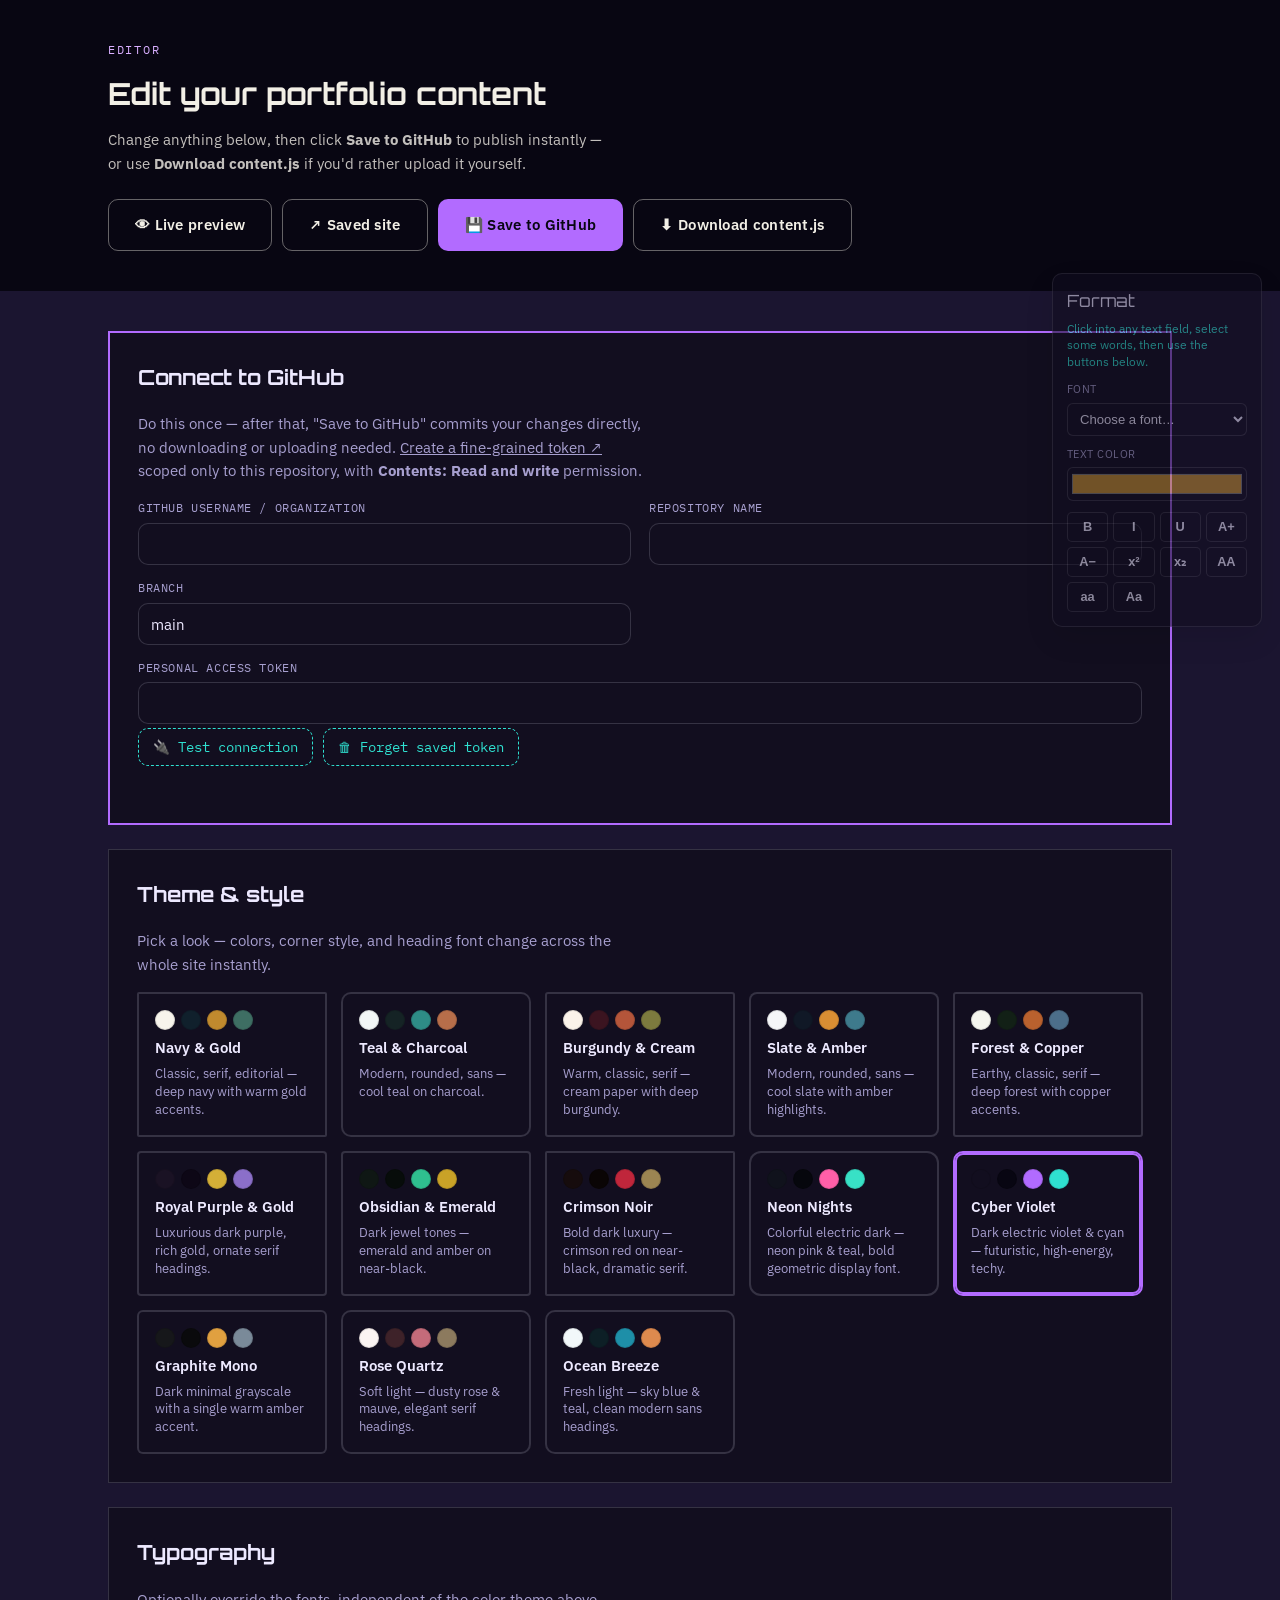
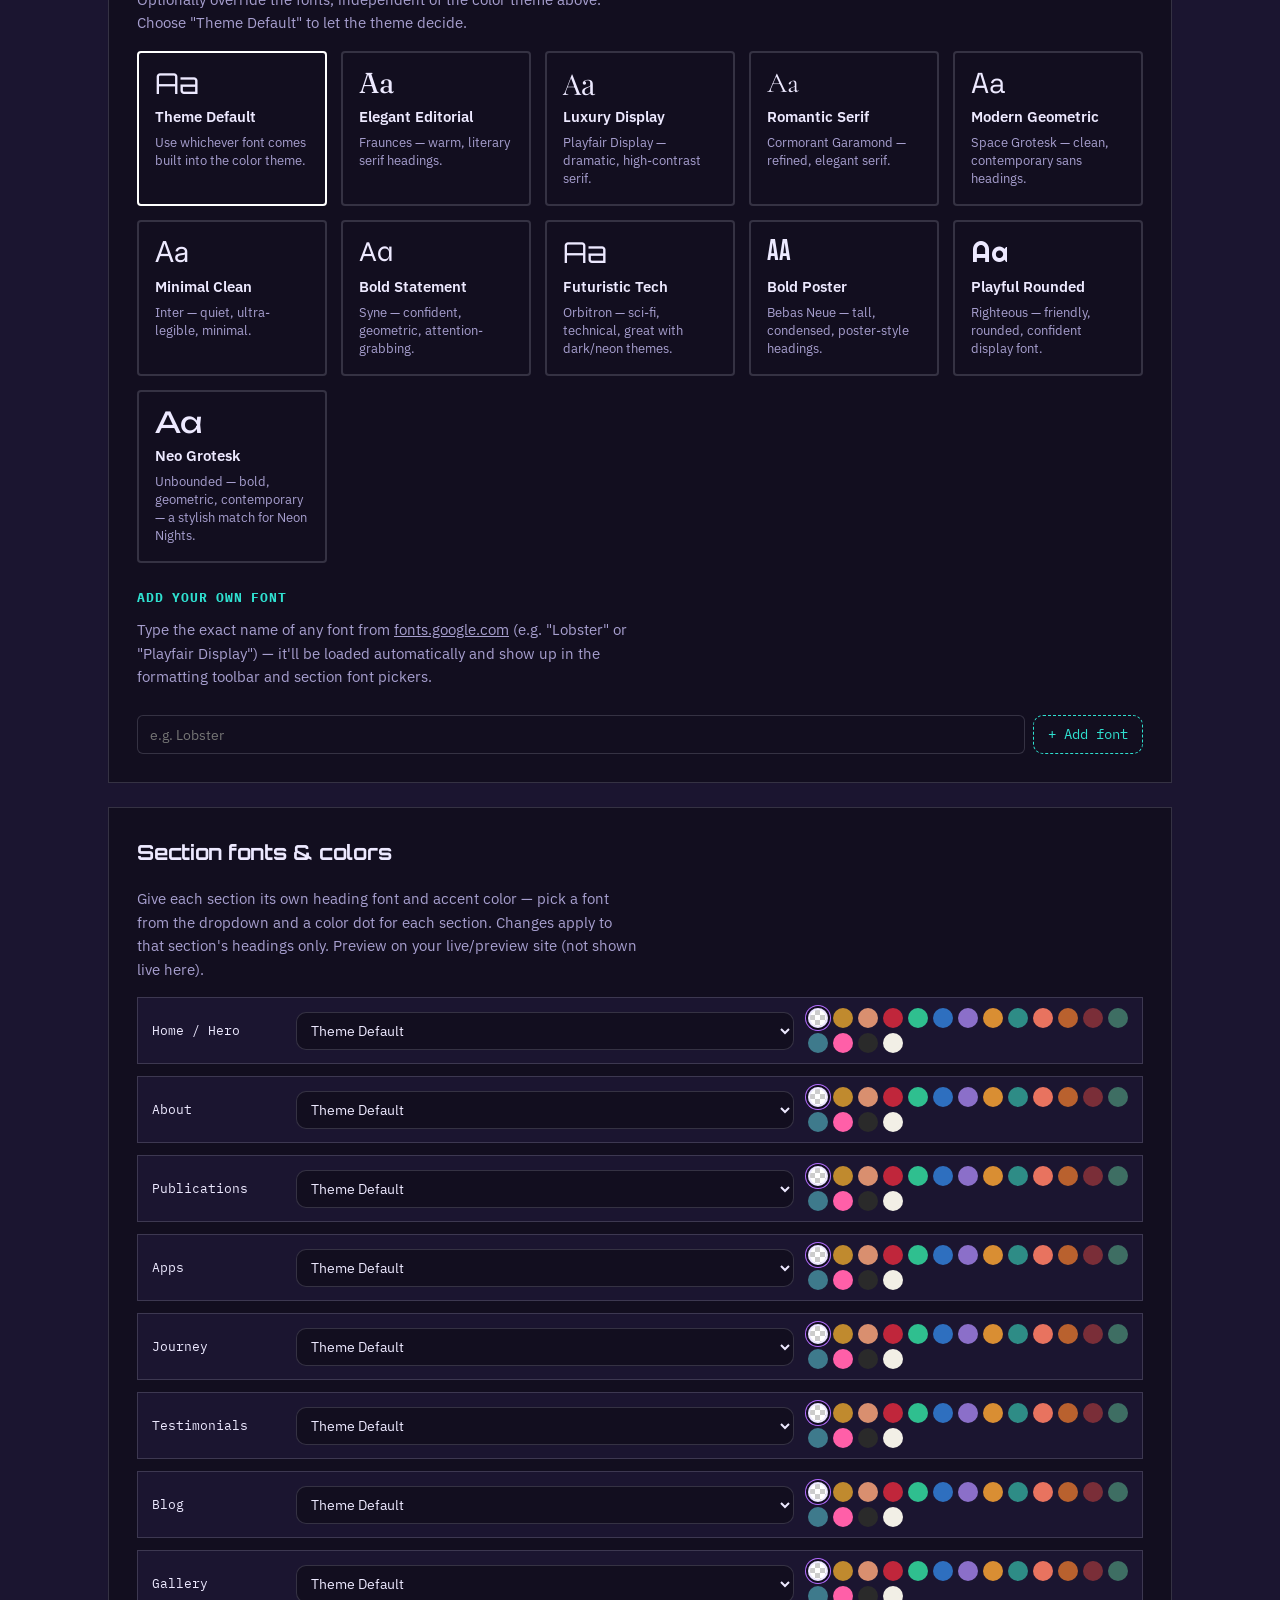
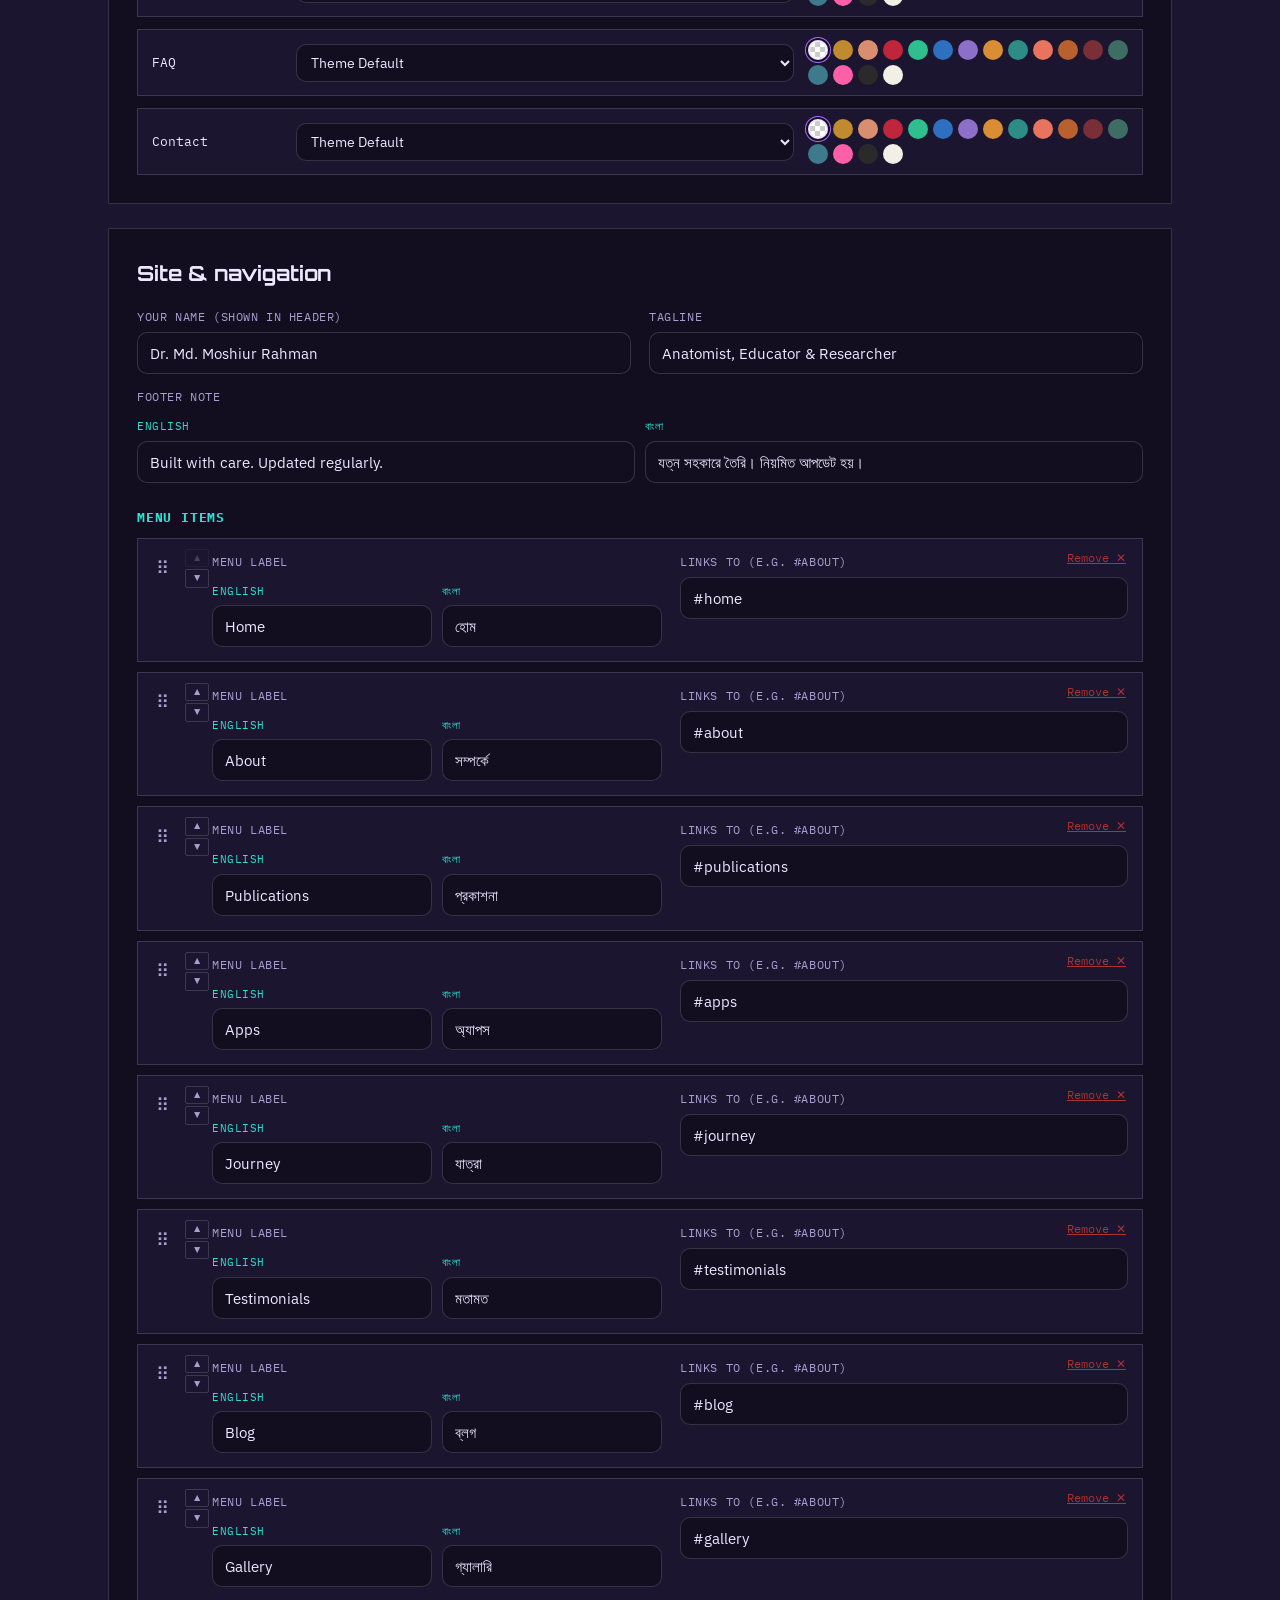
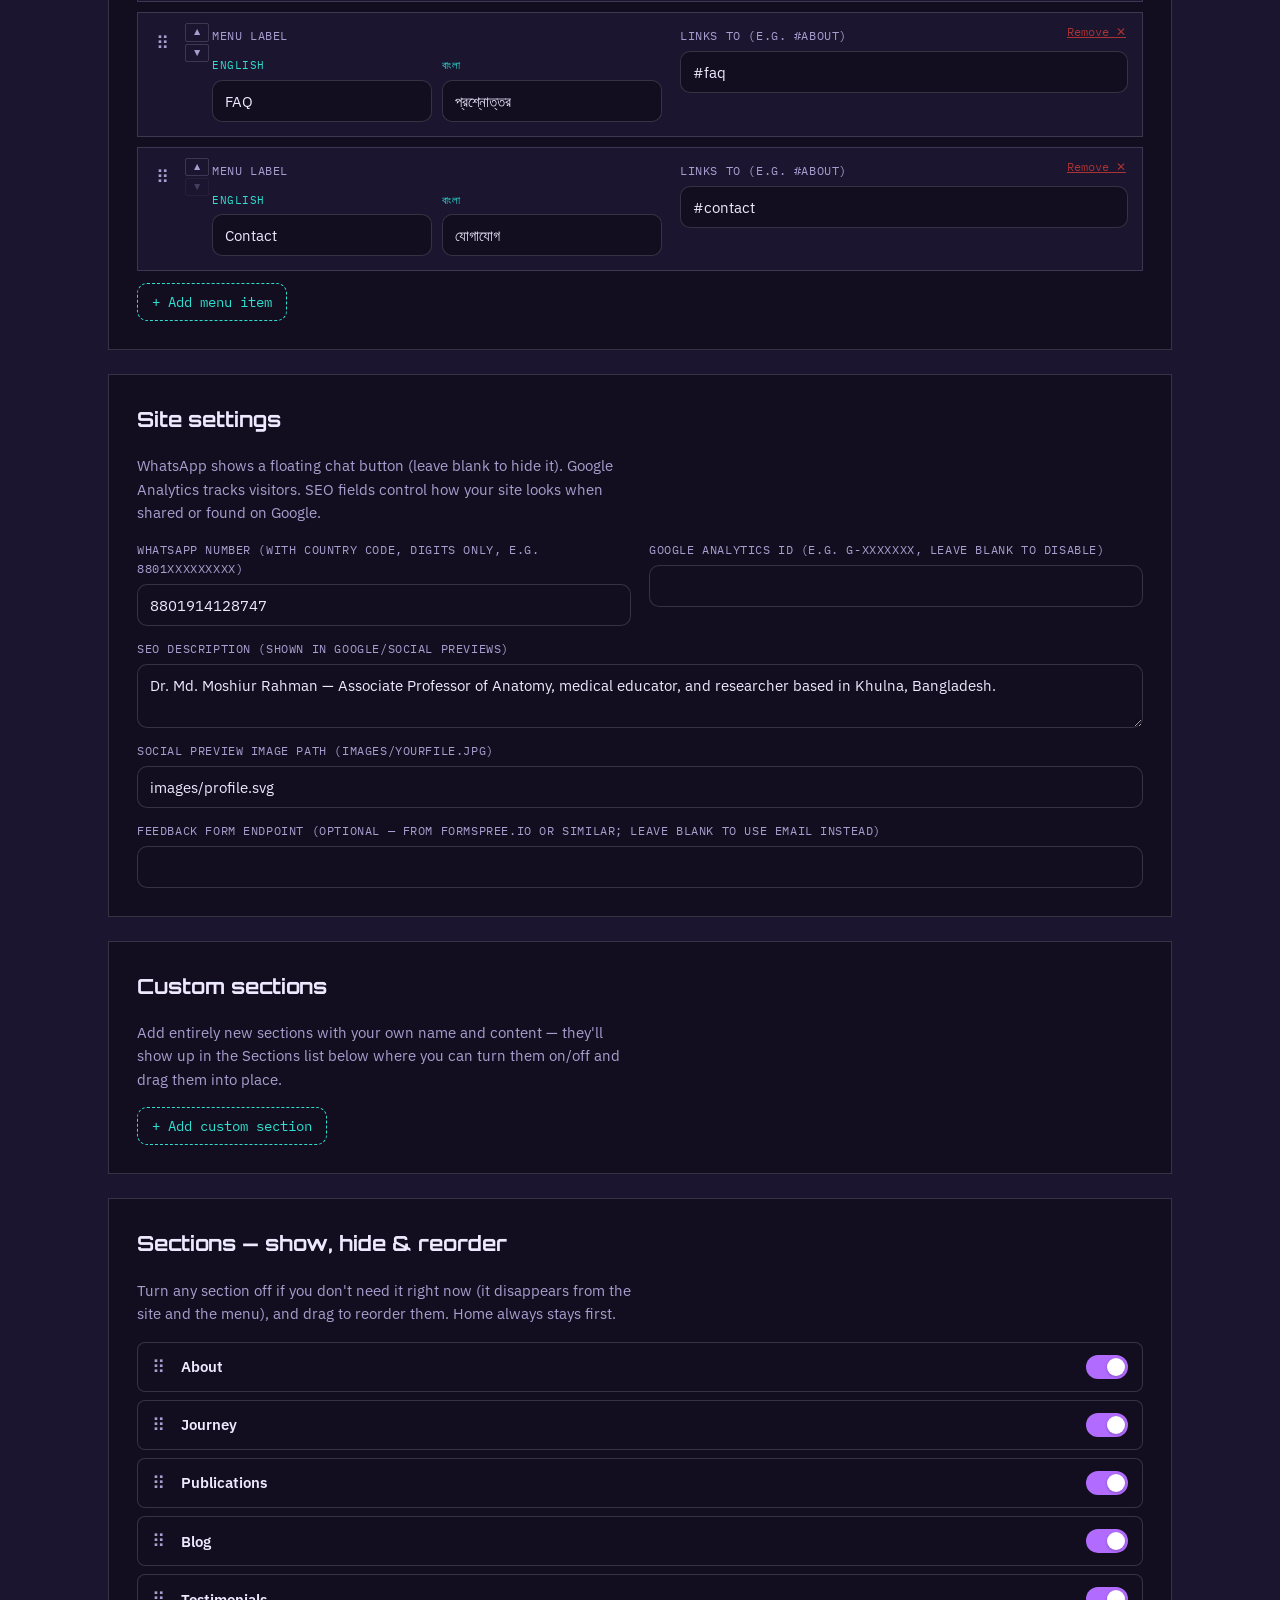
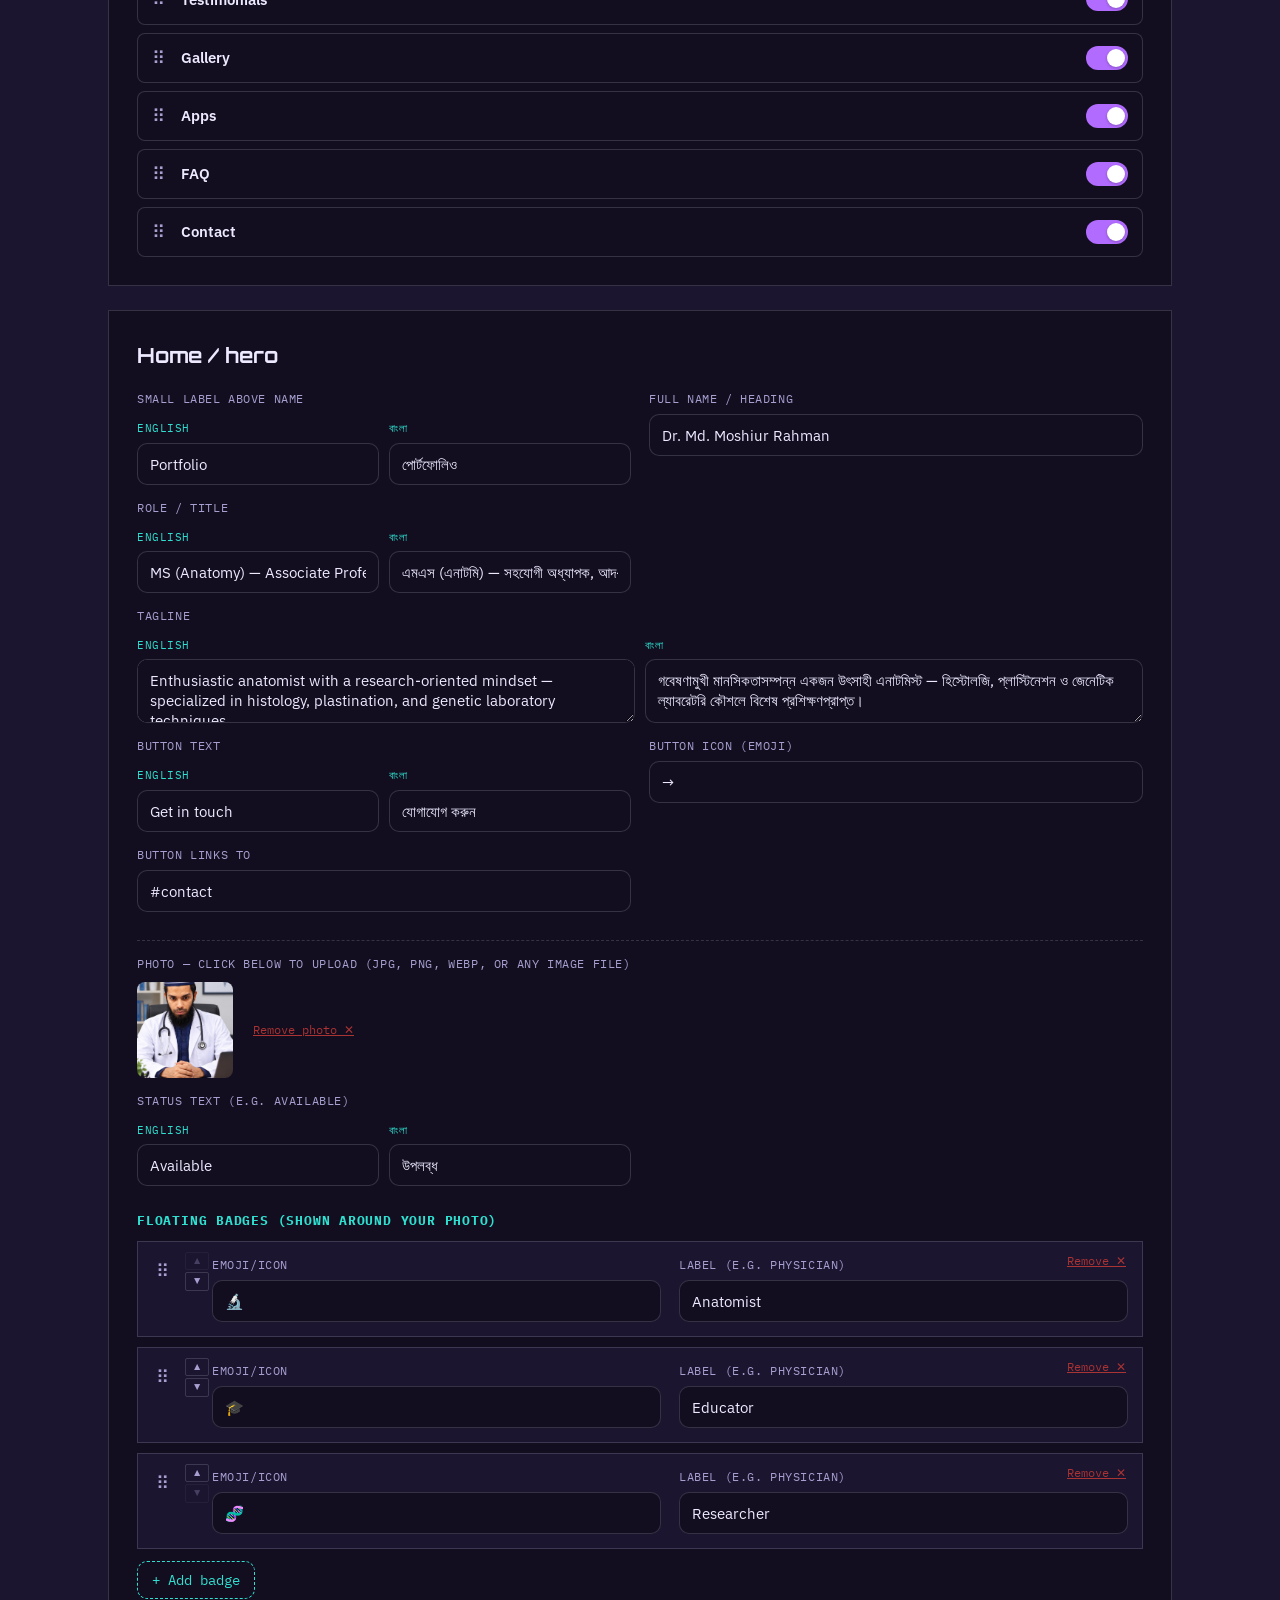
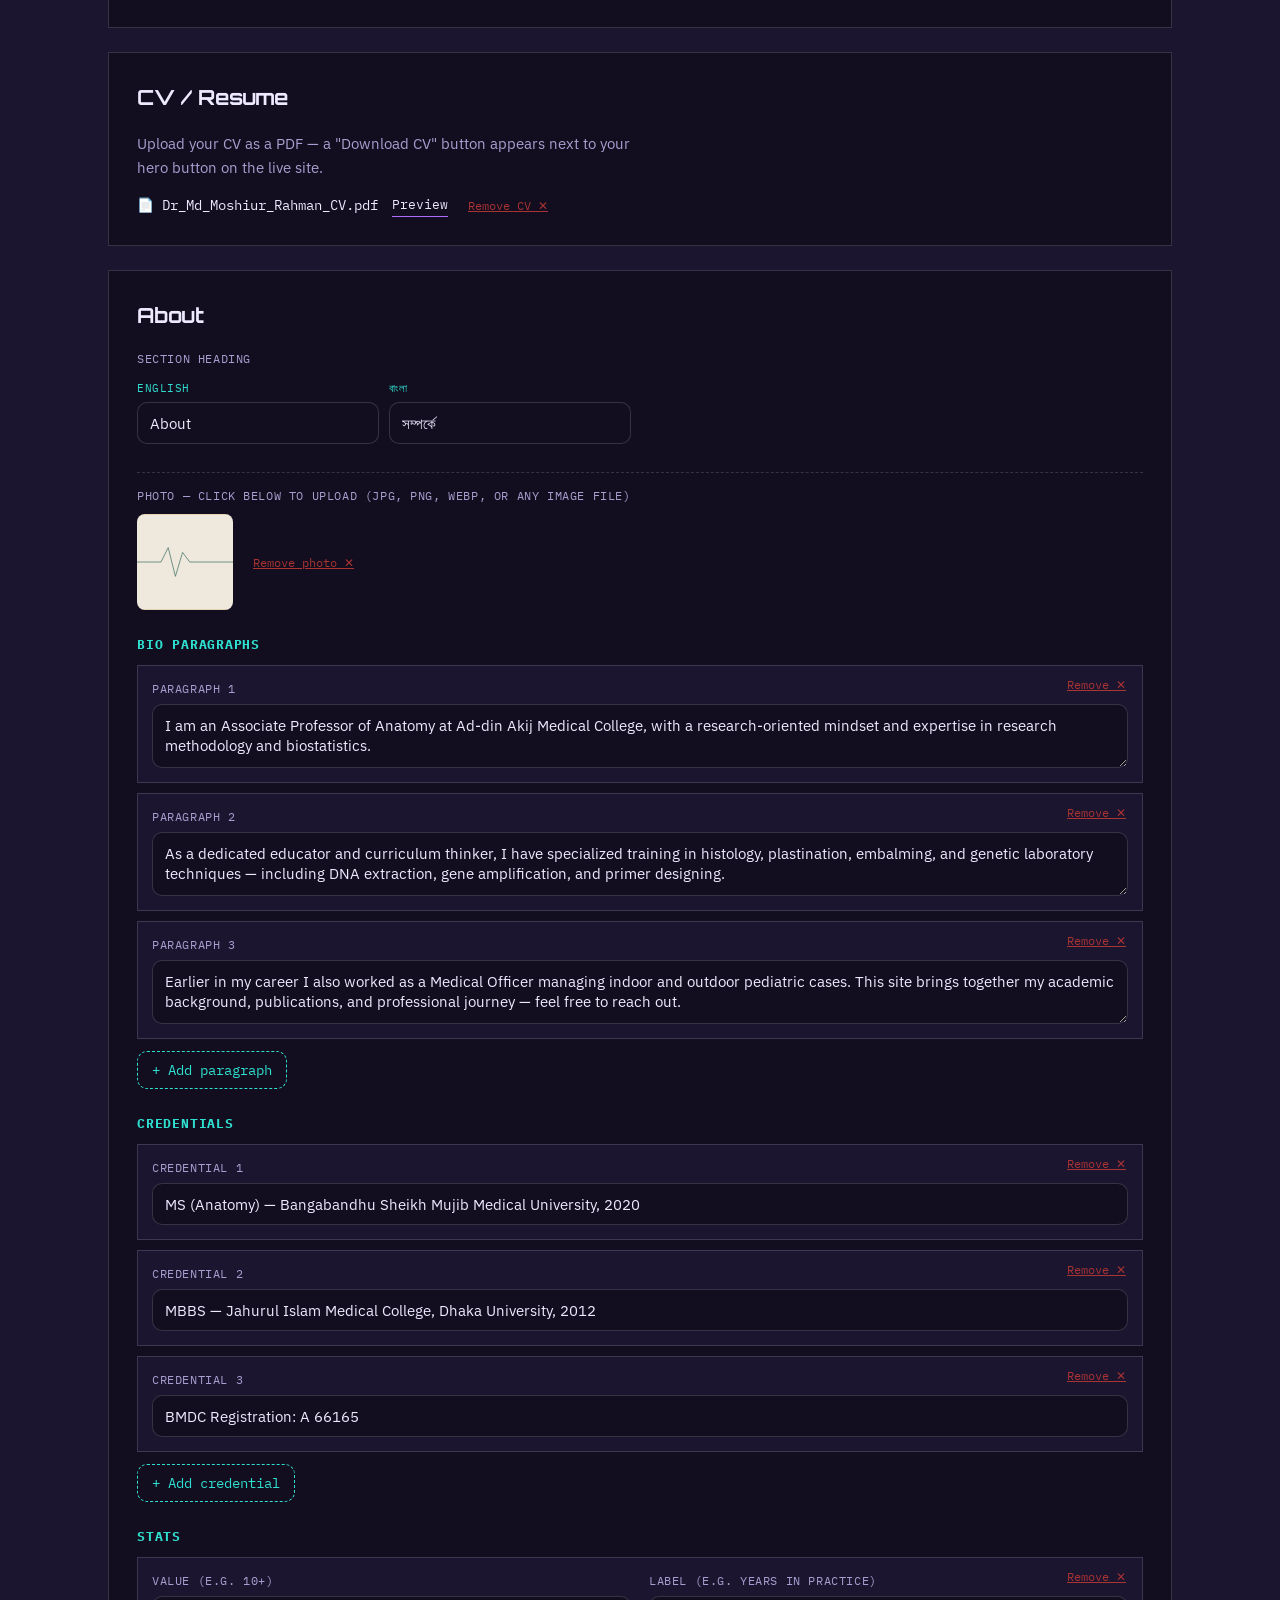
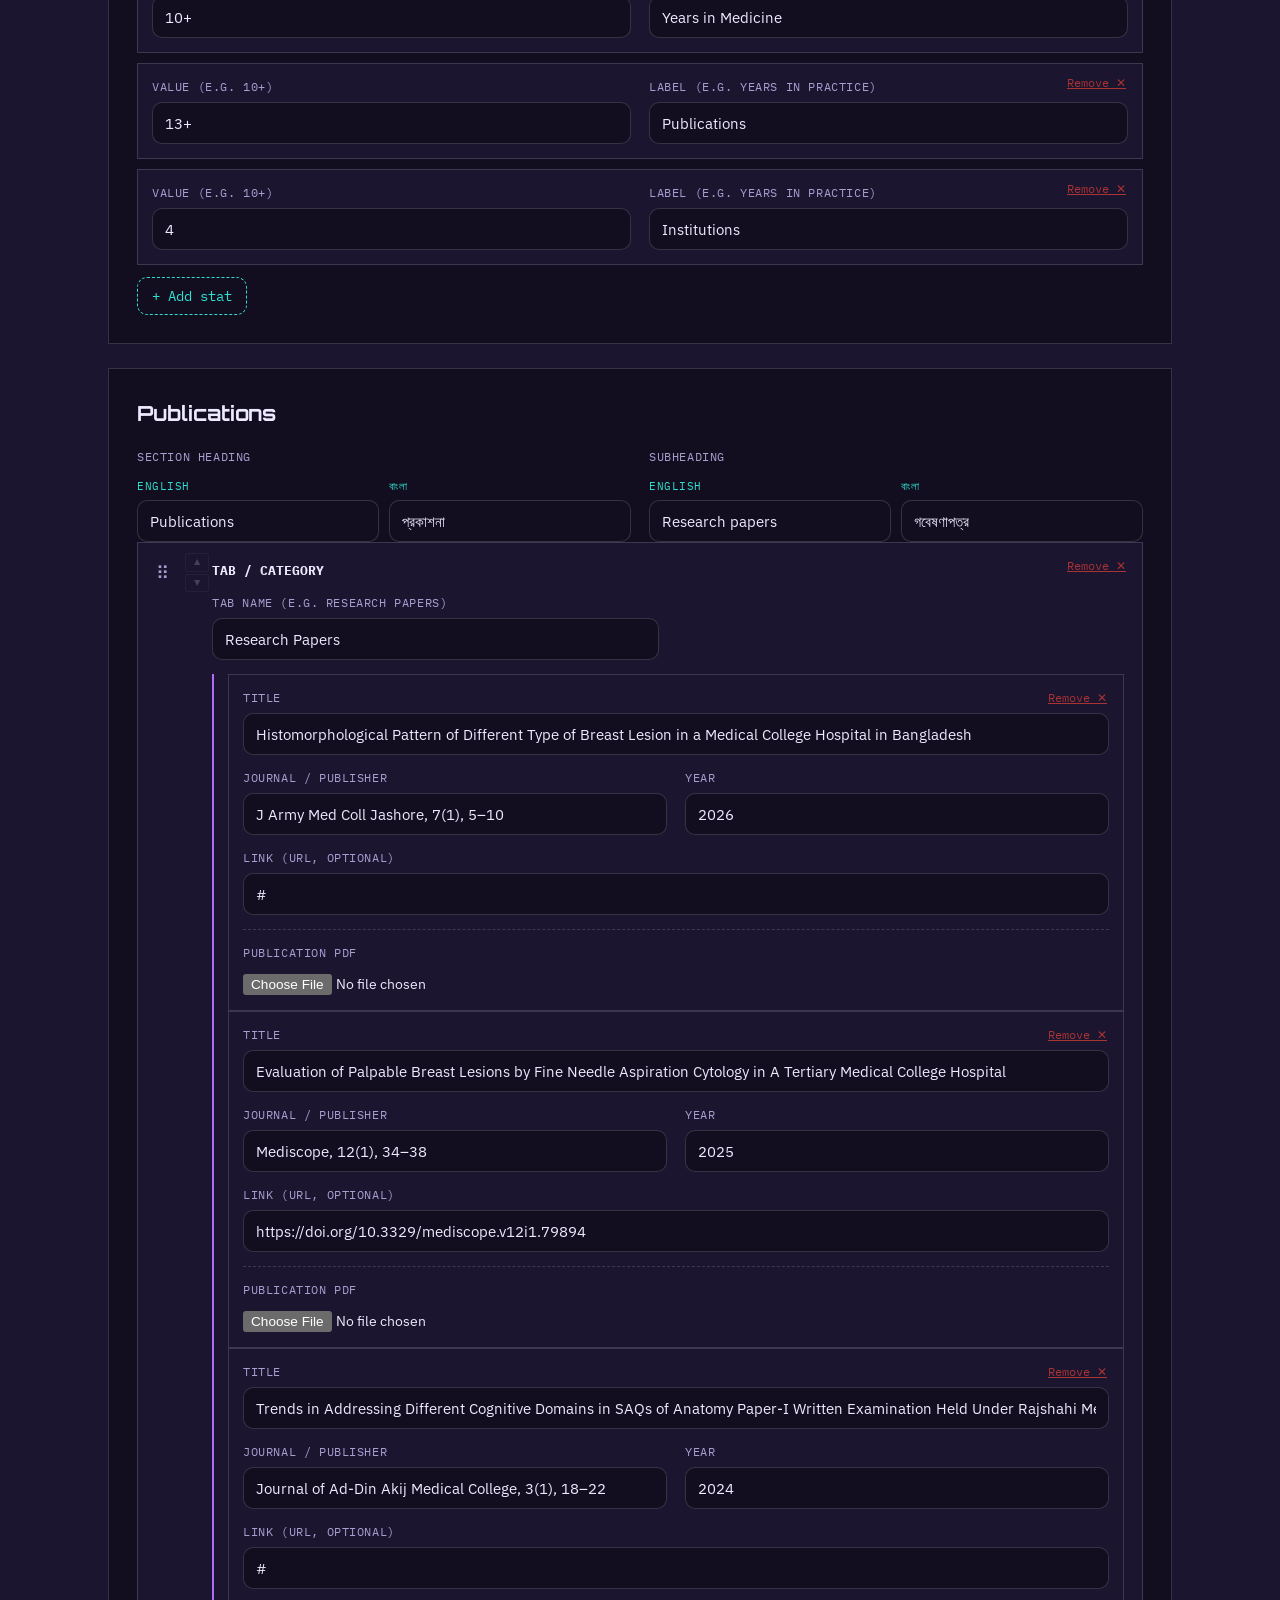
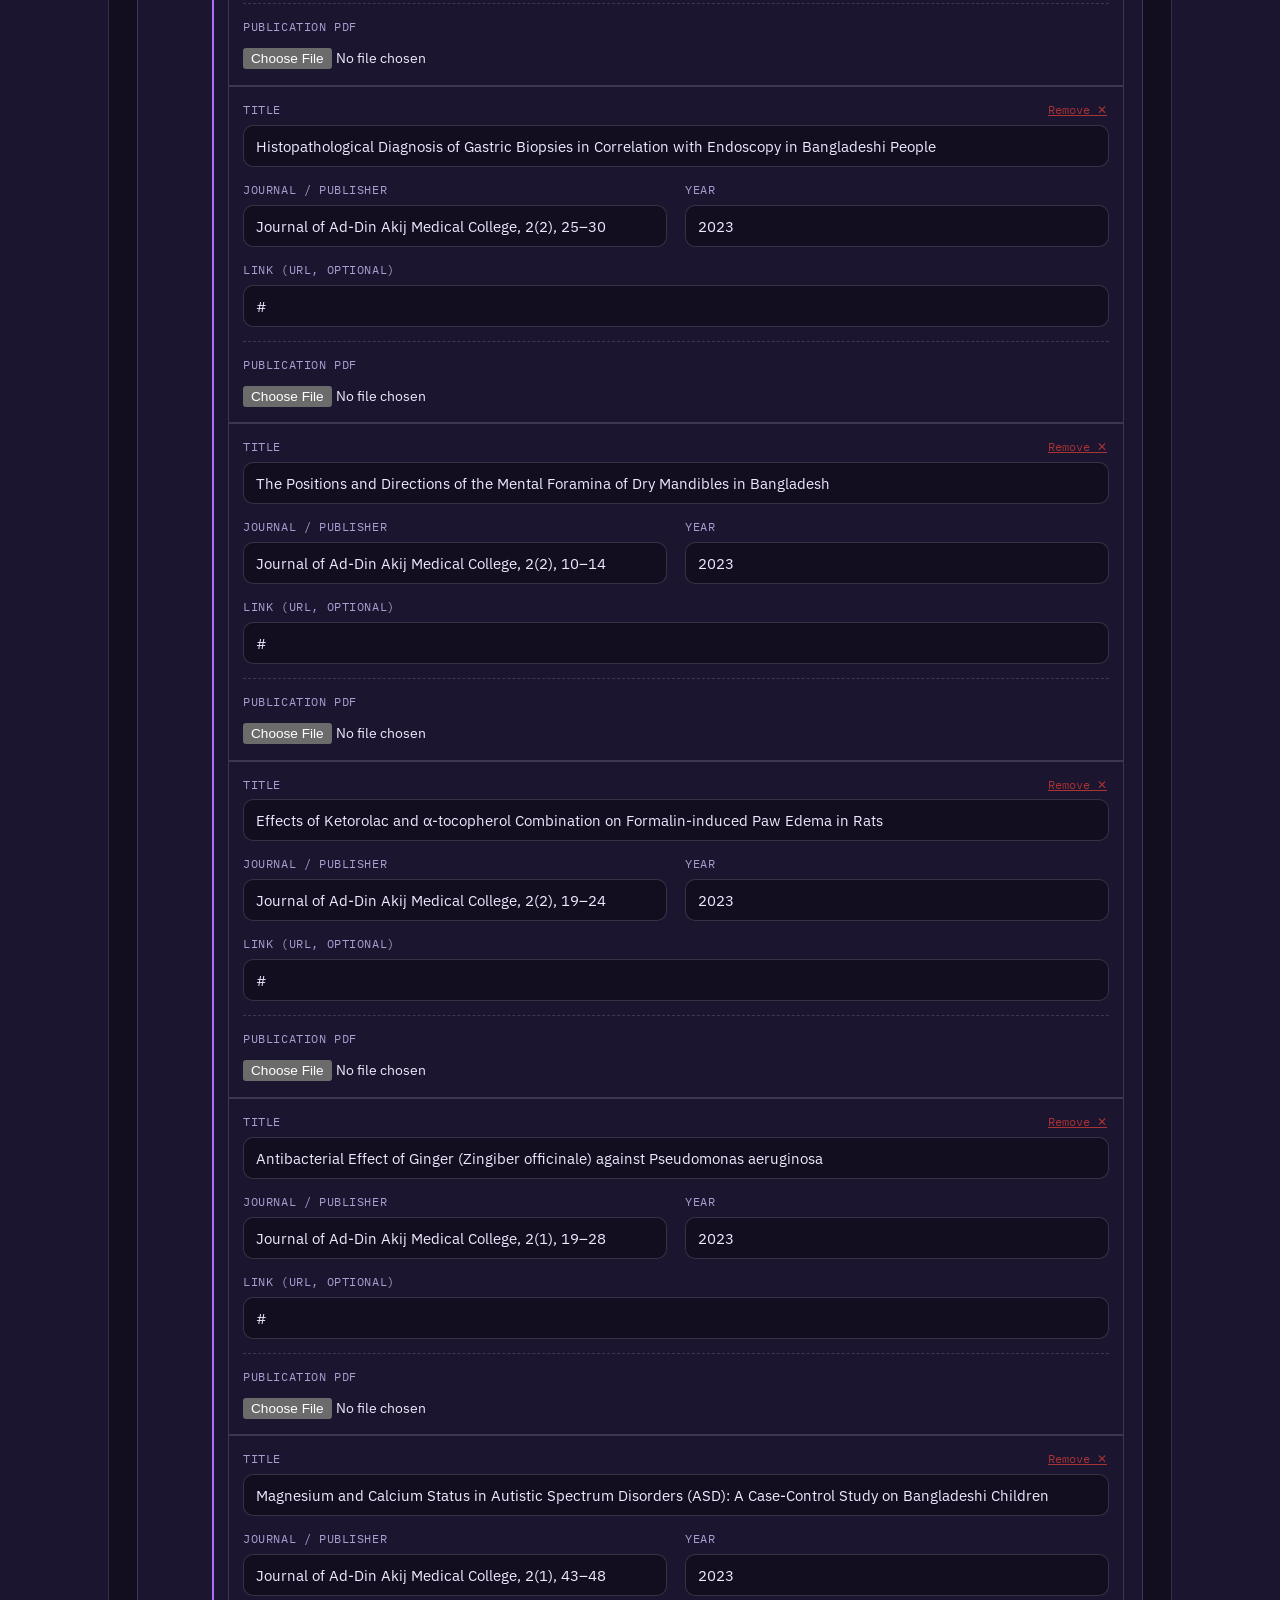
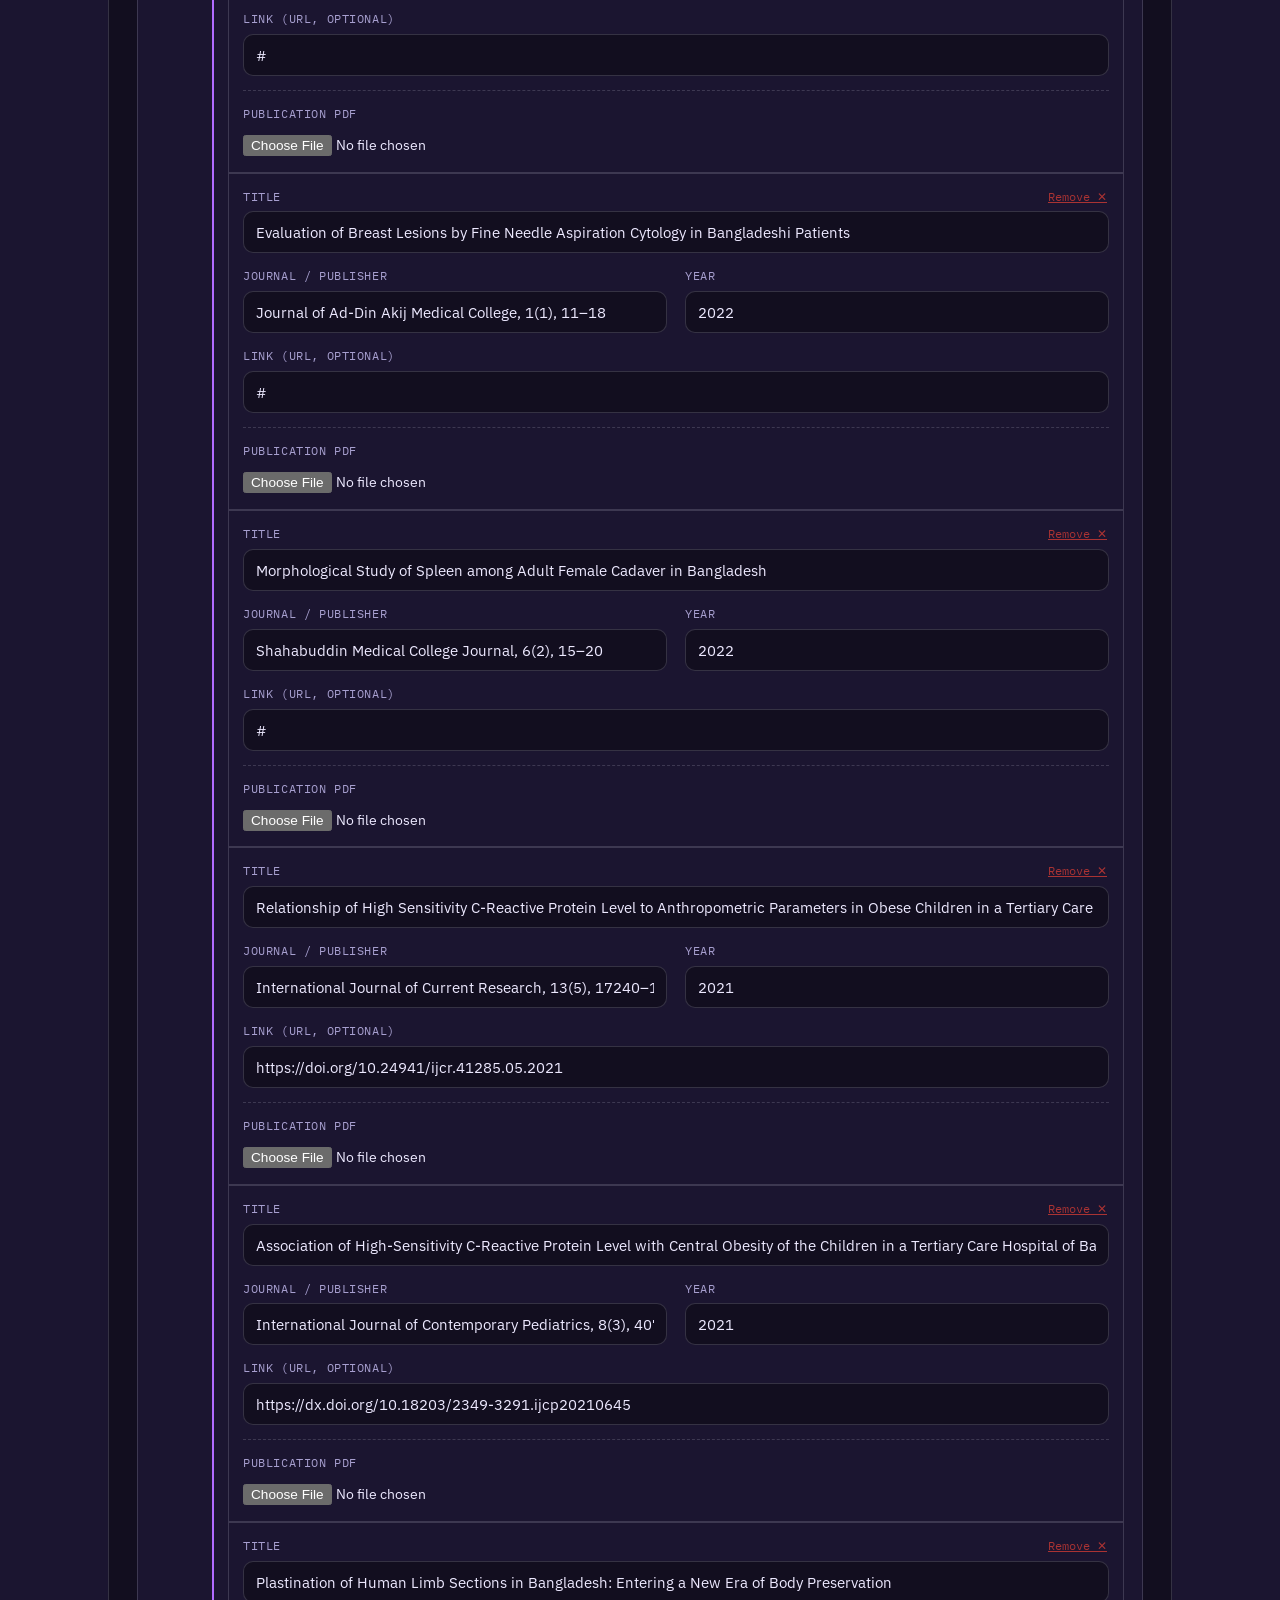
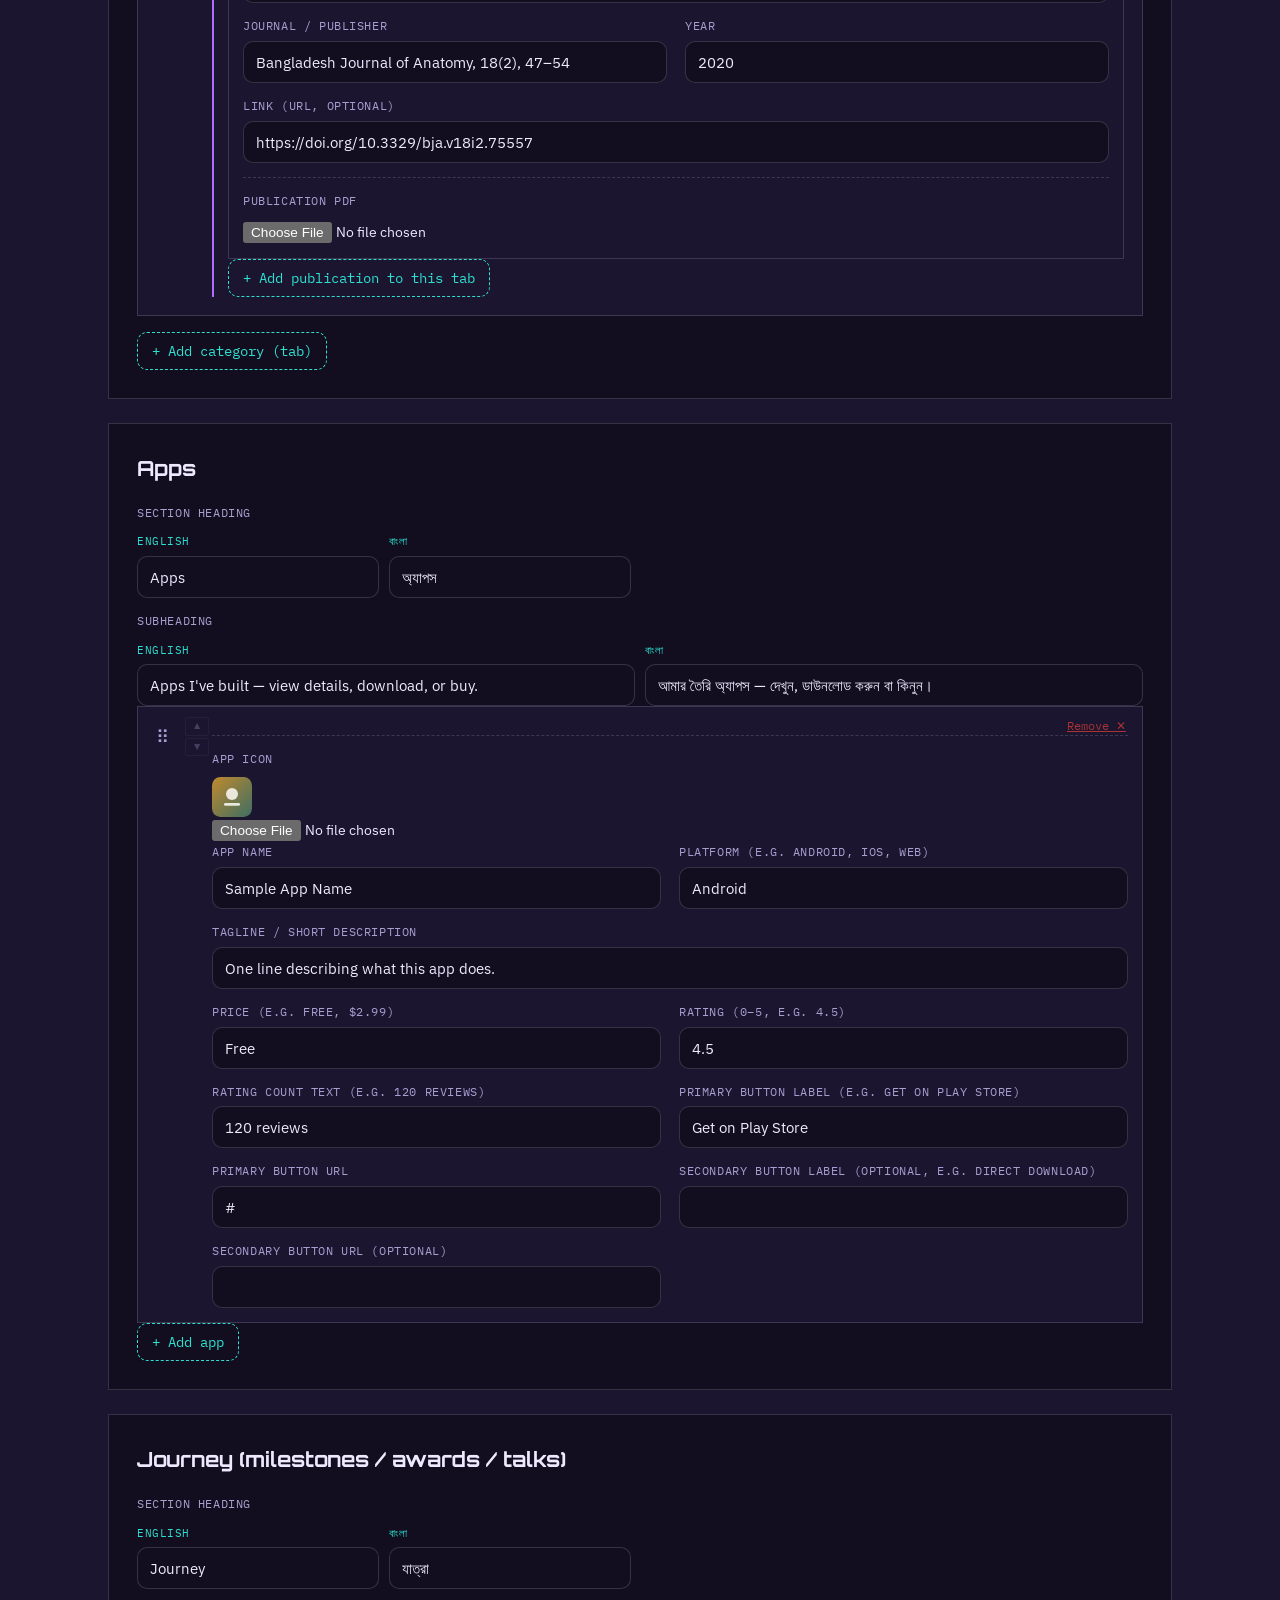
<file: admin.html>
<!DOCTYPE html>
<html lang="en">
<head>
<meta charset="UTF-8">
<meta name="viewport" content="width=device-width, initial-scale=1.0">
<title>Edit Portfolio Content</title>
<link href="https://fonts.googleapis.com/css2?family=Fraunces:wght@600;700&family=Playfair+Display:wght@600;700;800&family=Cormorant+Garamond:wght@600;700&family=DM+Serif+Display&family=Abril+Fatface&family=Marcellus&family=Space+Grotesk:wght@500;600;700&family=Inter:wght@400;500;600;700&family=Syne:wght@600;700;800&family=Poppins:wght@500;600;700&family=IBM+Plex+Sans:wght@400;500;600&family=IBM+Plex+Mono:wght@400;500&family=Orbitron:wght@600;700;800&family=Bebas+Neue&family=Righteous&family=Unbounded:wght@600;700;800&display=swap" rel="stylesheet">
<link rel="stylesheet" href="css/style.css">
<link rel="stylesheet" href="css/admin.css">
</head>
<body class="admin-body">

<header class="admin-header">
  <div class="wrap admin-header-row">
    <div>
      <p class="section-eyebrow">Editor</p>
      <h1>Edit your portfolio content</h1>
      <p class="admin-help">Change anything below, then click <strong>Save to GitHub</strong> to publish instantly — or use <strong>Download content.js</strong> if you'd rather upload it yourself.</p>
    </div>
    <div class="admin-actions">
      <button class="btn btn-outline" id="live-preview-toggle">👁 Live preview</button>
      <a class="btn btn-outline" href="index.html" target="_blank" title="Shows the last version you saved to GitHub or downloaded — not your in-progress edits">↗ Saved site</a>
      <button class="btn btn-gold" id="save-github-btn">💾 Save to GitHub</button>
      <button class="btn btn-outline" id="download-btn">⬇ Download content.js</button>
    </div>
  </div>
</header>

<div class="live-preview-panel" id="live-preview-panel">
  <div class="live-preview-panel-head">
    <span>Live preview — shows your in-progress edits, before you save anything ("Saved site" only updates after you actually save)</span>
    <button type="button" id="live-preview-close" aria-label="Close preview">✕</button>
  </div>
  <div class="live-preview-status live-preview-loading">Loading preview…</div>
  <div class="live-preview-error-banner">
    Not hearing back from the preview — it may still be showing correctly below. If it looks blank, try closing and reopening this panel, or <a href="index.html" target="_blank">open the saved site in a new tab ↗</a> instead.
  </div>
  <iframe id="live-preview-frame" title="Live site preview"></iframe>
</div>

<main class="wrap admin-main">

  <section class="admin-card" id="github-card">
    <h2>Connect to GitHub</h2>
    <p class="admin-help">Do this once — after that, "Save to GitHub" commits your changes directly, no downloading or uploading needed. <a href="https://github.com/settings/personal-access-tokens/new" target="_blank" rel="noopener">Create a fine-grained token ↗</a> scoped only to this repository, with <strong>Contents: Read and write</strong> permission.</p>
    <div class="field-grid" id="github-fields"></div>
    <div class="admin-actions github-actions">
      <button class="btn-add" id="github-test-btn">🔌 Test connection</button>
      <button class="btn-add" id="github-forget-btn">🗑 Forget saved token</button>
    </div>
    <p class="github-status" id="github-status"></p>
  </section>

  <section class="admin-card">
    <h2>Theme &amp; style</h2>
    <p class="admin-help">Pick a look — colors, corner style, and heading font change across the whole site instantly.</p>
    <div id="theme-swatches" class="theme-swatches"></div>
  </section>

  <section class="admin-card">
    <h2>Typography</h2>
    <p class="admin-help">Optionally override the fonts, independent of the color theme above. Choose "Theme Default" to let the theme decide.</p>
    <div id="font-swatches" class="theme-swatches"></div>

    <h3>Add your own font</h3>
    <p class="admin-help">Type the exact name of any font from <a href="https://fonts.google.com" target="_blank" rel="noopener">fonts.google.com</a> (e.g. "Lobster" or "Playfair Display") — it'll be loaded automatically and show up in the formatting toolbar and section font pickers.</p>
    <div id="custom-fonts-list"></div>
    <div class="custom-font-add-row">
      <input type="text" id="custom-font-input" placeholder="e.g. Lobster">
      <button type="button" class="btn-add" id="add-custom-font-btn">+ Add font</button>
    </div>
  </section>

  <section class="admin-card">
    <h2>Section fonts &amp; colors</h2>
    <p class="admin-help">Give each section its own heading font and accent color — pick a font from the dropdown and a color dot for each section. Changes apply to that section's headings only. Preview on your live/preview site (not shown live here).</p>
    <div id="section-styles-list" class="section-styles-list"></div>
  </section>

  <section class="admin-card">
    <h2>Site &amp; navigation</h2>
    <div class="field-grid" id="site-fields"></div>
    <h3>Menu items</h3>
    <div id="nav-list" class="repeat-list"></div>
    <button class="btn-add" data-add="nav">+ Add menu item</button>
  </section>

  <section class="admin-card">
    <h2>Site settings</h2>
    <p class="admin-help">WhatsApp shows a floating chat button (leave blank to hide it). Google Analytics tracks visitors. SEO fields control how your site looks when shared or found on Google.</p>
    <div class="field-grid" id="site-settings-fields"></div>
  </section>

  <section class="admin-card">
    <h2>Custom sections</h2>
    <p class="admin-help">Add entirely new sections with your own name and content — they'll show up in the Sections list below where you can turn them on/off and drag them into place.</p>
    <div id="custom-sections-list"></div>
    <button type="button" class="btn-add" id="add-custom-section-btn">+ Add custom section</button>
  </section>

  <section class="admin-card">
    <h2>Sections — show, hide &amp; reorder</h2>
    <p class="admin-help">Turn any section off if you don't need it right now (it disappears from the site and the menu), and drag to reorder them. Home always stays first.</p>
    <div class="sections-manager-list" id="sections-manager-list"></div>
  </section>

  <section class="admin-card">
    <h2>Home / hero</h2>
    <div class="field-grid" id="hero-fields"></div>
    <h3>Floating badges (shown around your photo)</h3>
    <div id="hero-badges-list" class="repeat-list"></div>
    <button class="btn-add" data-add="hero-badge">+ Add badge</button>
  </section>

  <section class="admin-card">
    <h2>CV / Resume</h2>
    <p class="admin-help">Upload your CV as a PDF — a "Download CV" button appears next to your hero button on the live site.</p>
    <div id="cv-fields"></div>
  </section>

  <section class="admin-card">
    <h2>About</h2>
    <div class="field-grid" id="about-fields"></div>
    <h3>Bio paragraphs</h3>
    <div id="about-paragraphs" class="repeat-list"></div>
    <button class="btn-add" data-add="paragraph">+ Add paragraph</button>
    <h3>Credentials</h3>
    <div id="about-credentials-list" class="repeat-list"></div>
    <button class="btn-add" data-add="credential">+ Add credential</button>
    <h3>Stats</h3>
    <div id="about-stats-list" class="repeat-list"></div>
    <button class="btn-add" data-add="stat">+ Add stat</button>
  </section>

  <section class="admin-card">
    <h2>Publications</h2>
    <div class="field-grid" id="publications-fields"></div>
    <div id="publications-categories"></div>
    <button class="btn-add" data-add="pub-category">+ Add category (tab)</button>
  </section>

  <section class="admin-card">
    <h2>Apps</h2>
    <div class="field-grid" id="apps-fields"></div>
    <div id="apps-list"></div>
    <button class="btn-add" data-add="app">+ Add app</button>
  </section>

  <section class="admin-card">
    <h2>Journey (milestones / awards / talks)</h2>
    <div class="field-grid" id="journey-fields"></div>
    <div id="journey-list-admin"></div>
    <button class="btn-add" data-add="journey-item">+ Add milestone</button>
  </section>

  <section class="admin-card">
    <h2>Testimonials</h2>
    <div class="field-grid" id="testimonials-fields"></div>
    <div id="testimonials-list-admin"></div>
    <button class="btn-add" data-add="testimonial">+ Add testimonial</button>
  </section>

  <section class="admin-card">
    <h2>Blog</h2>
    <div class="field-grid" id="blog-fields"></div>
    <div id="blog-list-admin"></div>
    <button class="btn-add" data-add="blog-post">+ Add blog post</button>
  </section>

  <section class="admin-card">
    <h2>FAQ</h2>
    <div class="field-grid" id="faq-fields"></div>
    <div id="faq-list-admin"></div>
    <button class="btn-add" data-add="faq-item">+ Add question</button>
  </section>

  <section class="admin-card">
    <h2>Gallery</h2>
    <p class="admin-help">Photo fields take a file path like <code>images/myphoto.jpg</code>. Upload the actual image into the <code>images/</code> folder of your repo with that exact name.</p>
    <div class="field-grid" id="gallery-fields"></div>
    <div id="gallery-categories"></div>
    <button class="btn-add" data-add="gallery-category">+ Add category (tab)</button>
  </section>

  <section class="admin-card">
    <h2>Contact</h2>
    <div class="field-grid" id="contact-fields"></div>
    <h3>Email addresses</h3>
    <div id="contact-emails-list" class="repeat-list"></div>
    <button class="btn-add" data-add="contact-email">+ Add email</button>
    <h3>Links</h3>
    <div id="contact-links-list" class="repeat-list"></div>
    <button class="btn-add" data-add="contact-link">+ Add link</button>
  </section>

  <section class="admin-card admin-download-card">
    <h2>Done editing?</h2>
    <p class="admin-help">Save directly to GitHub, or download the file and upload it yourself.</p>
    <div class="admin-actions">
      <button class="btn btn-gold" id="save-github-btn-bottom">💾 Save to GitHub</button>
      <button class="btn btn-outline-dark" id="download-btn-bottom">⬇ Download content.js</button>
    </div>
  </section>

</main>

<button class="back-to-top-float" id="admin-back-to-top" type="button" aria-label="Back to top">↑</button>

<script src="js/content.js"></script>
<script src="js/themes.js"></script>
<script src="js/fonts.js"></script>
<script src="js/section-styles.js"></script>
<script src="js/github-sync.js"></script>
<script src="js/admin.js"></script>
</body>
</html>
</file>
<file: css/style.css>
/* ===================================================================
   TOKENS
   =================================================================== */
:root {
  --paper: #F7F4EC;
  --paper-dim: #EFE9DD;
  --ink: #14232E;
  --ink-soft: #4B5B65;
  --night: #10202C;
  --night-soft: #1E3A4C;
  --gold: #C08A2E;
  --gold-soft: #E4C486;
  --sage: #3E6E63;
  --line: rgba(20, 35, 46, 0.12);
  --on-dark: #F2EFE6;

  --font-display: "Fraunces", Georgia, "Times New Roman", serif;
  --font-body: "IBM Plex Sans", "Segoe UI", sans-serif;
  --font-mono: "IBM Plex Mono", "Courier New", monospace;

  --max-w: 1120px;
  --radius: 2px;
}

@media (prefers-reduced-motion: reduce) {
  * { animation-duration: 0.01ms !important; animation-iteration-count: 1 !important; transition-duration: 0.01ms !important; }
}

* { box-sizing: border-box; }
html { scroll-behavior: smooth; }
body {
  margin: 0;
  background: var(--paper);
  color: var(--ink);
  font-family: var(--font-body);
  font-size: 16px;
  line-height: 1.6;
}

img { max-width: 100%; display: block; }
a { color: inherit; }

.wrap {
  max-width: var(--max-w);
  margin: 0 auto;
  padding: 0 28px;
}

:focus-visible {
  outline: 2px solid var(--gold);
  outline-offset: 3px;
}

/* ===================================================================
   ECG SIGNATURE MOTIF (used as section divider)
   =================================================================== */
.ecg-divider {
  width: 100%;
  height: 28px;
  display: block;
}
.ecg-divider path {
  fill: none;
  stroke: var(--gold);
  stroke-width: 2;
  stroke-linecap: round;
  stroke-linejoin: round;
}

/* ===================================================================
   HEADER / NAV
   =================================================================== */
header.site-header {
  position: sticky;
  top: 0;
  z-index: 50;
  background: color-mix(in srgb, var(--paper) 92%, transparent);
  backdrop-filter: blur(6px);
  border-bottom: 1px solid var(--line);
}
.nav-row {
  display: flex;
  align-items: center;
  justify-content: space-between;
  gap: 12px;
  padding: 16px 20px;
}
.brand {
  font-family: var(--font-display);
  font-size: 1.15rem;
  font-weight: 600;
  letter-spacing: 0.01em;
  text-decoration: none;
  color: var(--ink);
  flex: 1 1 auto;
  min-width: 0;
  overflow: hidden;
  text-overflow: ellipsis;
  white-space: nowrap;
  text-align: center;
}
.brand span { color: var(--gold); }

.nav-toggle {
  flex-shrink: 0;
  background: none;
  border: 1px solid var(--line);
  border-radius: var(--radius);
  padding: 8px 12px;
  font-size: 1rem;
  cursor: pointer;
  color: var(--ink);
}
.nav-toggle:hover { border-color: var(--gold); color: var(--gold); }

.lang-toggle {
  flex-shrink: 0;
  font-family: var(--font-mono);
  font-size: 0.8rem;
  background: none;
  border: 1px solid var(--line);
  border-radius: var(--radius);
  padding: 7px 12px;
  cursor: pointer;
  color: var(--ink);
}
.lang-toggle:hover { border-color: var(--gold); color: var(--gold); }

/* Collapsible sidebar nav */
.sidebar-overlay {
  position: fixed;
  inset: 0;
  background: rgba(8, 8, 8, 0.55);
  opacity: 0;
  pointer-events: none;
  transition: opacity 0.25s ease;
  z-index: 190;
}
.sidebar-overlay.open { opacity: 1; pointer-events: auto; }

nav.main-nav {
  position: fixed;
  top: 0;
  left: 0;
  height: 100vh;
  width: 290px;
  max-width: 84vw;
  background: var(--paper);
  border-right: 1px solid var(--line);
  box-shadow: 12px 0 34px rgba(0,0,0,0.18);
  transform: translateX(-100%);
  transition: transform 0.3s ease;
  z-index: 200;
  padding: 26px 22px;
  overflow-y: auto;
}
nav.main-nav.open { transform: translateX(0); }

.sidebar-close {
  position: absolute;
  top: 16px;
  right: 16px;
  background: none;
  border: 1px solid var(--line);
  border-radius: 50%;
  width: 34px;
  height: 34px;
  cursor: pointer;
  font-size: 1rem;
  color: var(--ink);
}
.sidebar-close:hover { border-color: var(--gold); color: var(--gold); }

.sidebar-title {
  font-family: var(--font-mono);
  font-size: 0.74rem;
  text-transform: uppercase;
  letter-spacing: 0.1em;
  color: var(--sage);
  margin: 4px 0 18px;
}

nav.main-nav ul {
  list-style: none;
  display: flex;
  flex-direction: column;
  gap: 2px;
  margin: 0;
  padding: 0;
}
nav.main-nav a {
  display: block;
  text-decoration: none;
  font-family: var(--font-mono);
  font-size: 0.95rem;
  letter-spacing: 0.03em;
  text-transform: uppercase;
  color: var(--ink-soft);
  padding: 13px 8px;
  border-bottom: 1px solid var(--line);
  transition: color 0.15s ease, padding-left 0.15s ease;
}
nav.main-nav a:hover,
nav.main-nav a:focus-visible,
nav.main-nav a.active {
  color: var(--gold);
  padding-left: 14px;
}

.hero-cta-row { display: flex; gap: 12px; flex-wrap: wrap; }

@media (min-width: 761px) {
  nav.main-nav { padding-top: 60px; }
}

/* ===================================================================
   HERO
   =================================================================== */
.hero {
  background:
    radial-gradient(ellipse 700px 420px at 82% 18%, rgba(192,138,46,0.14), transparent 60%),
    radial-gradient(ellipse 500px 500px at 8% 90%, rgba(62,110,99,0.14), transparent 60%),
    var(--night);
  color: var(--on-dark);
  --heading-color: var(--on-dark);
  padding: 96px 0 84px;
  position: relative;
  overflow: hidden;
}
.hero::before {
  content: "";
  position: absolute;
  inset: 0;
  background-image: radial-gradient(rgba(255,255,255,0.06) 1px, transparent 1px);
  background-size: 26px 26px;
  pointer-events: none;
  opacity: 0.5;
}
.hero .wrap { position: relative; z-index: 1; }
.hero .wrap {
  display: grid;
  grid-template-columns: 1.2fr 0.8fr;
  gap: 56px;
  align-items: center;
}
.hero-eyebrow {
  font-family: var(--font-mono);
  text-transform: uppercase;
  letter-spacing: 0.14em;
  font-size: 0.78rem;
  color: var(--gold-soft);
  margin: 0 0 18px;
}
.hero h1 {
  font-family: var(--heading-font, var(--font-display));
  color: var(--heading-color, var(--on-dark));
  font-size: clamp(2.4rem, 5vw, 3.6rem);
  line-height: 1.08;
  margin: 0 0 14px;
  font-weight: 600;
}
.role-row {
  display: flex;
  align-items: center;
  gap: 12px;
  flex-wrap: wrap;
  margin-bottom: 18px;
}
.hero .role {
  font-family: var(--font-mono);
  color: var(--sage);
  background: rgba(62, 110, 99, 0.18);
  display: inline-block;
  padding: 5px 12px;
  border-radius: var(--radius);
  font-size: 0.85rem;
}
.status-pill {
  display: inline-flex;
  align-items: center;
  gap: 7px;
  font-family: var(--font-mono);
  font-size: 0.78rem;
  letter-spacing: 0.04em;
  color: var(--gold-soft);
}
.status-dot {
  width: 8px;
  height: 8px;
  border-radius: 50%;
  background: var(--gold);
  box-shadow: 0 0 0 0 rgba(192, 138, 46, 0.6);
  animation: pulseDot 2s infinite;
}
@keyframes pulseDot {
  0% { box-shadow: 0 0 0 0 rgba(192, 138, 46, 0.55); }
  70% { box-shadow: 0 0 0 8px rgba(192, 138, 46, 0); }
  100% { box-shadow: 0 0 0 0 rgba(192, 138, 46, 0); }
}
.hero p.tagline {
  font-size: 1.08rem;
  color: rgba(247, 244, 236, 0.82);
  max-width: 46ch;
  margin: 0 0 30px;
}
.btn {
  display: inline-block;
  font-family: var(--font-body);
  font-weight: 600;
  font-size: 0.92rem;
  letter-spacing: 0.02em;
  padding: 13px 26px;
  border-radius: var(--radius);
  text-decoration: none;
  border: 1px solid transparent;
  cursor: pointer;
  transition: transform 0.15s ease, background 0.15s ease;
}
.btn-icon { margin-right: 8px; }
.btn:hover { transform: translateY(-1px); }
.btn-gold {
  background: var(--gold);
  color: var(--night);
}
.btn-gold:hover { background: var(--gold-soft); }
.btn-outline {
  background: transparent;
  border-color: rgba(242,239,230,0.4);
  color: var(--on-dark);
}
.btn-outline:hover { border-color: var(--gold); color: var(--gold-soft); }

.hero-photo-frame {
  border: 1px solid rgba(192, 138, 46, 0.5);
  padding: 14px;
  position: relative;
  margin: 0 auto;
  max-width: 340px;
  --tilt-x: 0deg; --tilt-y: 0deg; --parallax-y: 0px;
  transform: translateY(var(--parallax-y)) perspective(1000px) rotateX(var(--tilt-x)) rotateY(var(--tilt-y));
  transition: transform 0.12s ease-out;
  will-change: transform;
}
.hero-photo-frame img { border-radius: var(--radius); width: 100%; }

.hero-badges { position: absolute; inset: 0; pointer-events: none; }
.floating-badge {
  position: absolute;
  display: inline-flex;
  align-items: center;
  gap: 6px;
  background: var(--paper);
  color: var(--ink);
  font-family: var(--font-mono);
  font-size: 0.76rem;
  padding: 7px 12px;
  border-radius: 999px;
  border: 1px solid var(--line);
  box-shadow: 0 8px 20px rgba(0,0,0,0.28);
  animation: floatBadge 4.5s ease-in-out infinite;
  animation-delay: calc(var(--i) * 0.4s);
  white-space: nowrap;
}
.fb-0 { top: -6%; left: -14%; }
.fb-1 { top: 34%; right: -18%; }
.fb-2 { bottom: -6%; left: -8%; }
.fb-3 { bottom: 30%; right: -20%; }
@keyframes floatBadge {
  0%, 100% { transform: translateY(0); }
  50% { transform: translateY(-8px); }
}
@media (max-width: 760px) {
  .floating-badge { display: none; }
}

/* ===================================================================
   JOURNEY
   =================================================================== */
.journey-list {
  border-left: 2px solid var(--line);
  padding-left: 28px;
  display: flex;
  flex-direction: column;
  gap: 30px;
}
.journey-item { position: relative; transition: transform 0.25s ease; }
.journey-item::before {
  content: "";
  position: absolute;
  left: -33.5px;
  top: 4px;
  width: 10px;
  height: 10px;
  border-radius: 50%;
  background: var(--gold);
  border: 2px solid var(--paper);
  box-shadow: 0 0 0 2px var(--gold);
  transition: transform 0.25s ease, box-shadow 0.25s ease;
}
.journey-item:hover { transform: translateX(6px); }
.journey-item:hover::before { transform: scale(1.4); box-shadow: 0 0 0 4px var(--gold-soft); }
.journey-item:hover .journey-title { color: var(--gold); }
.journey-title { transition: color 0.2s ease; }
.journey-year {
  font-family: var(--font-mono);
  font-size: 0.78rem;
  color: var(--sage);
  text-transform: uppercase;
  letter-spacing: 0.06em;
  margin-bottom: 4px;
}
.journey-title {
  font-family: var(--font-display);
  font-size: 1.1rem;
  margin: 0 0 4px;
  color: var(--ink);
}
.journey-desc { color: var(--ink-soft); margin: 0; font-size: 0.92rem; }

/* ---- Journey: view toggle ---- */
.journey-head { display: flex; align-items: flex-end; justify-content: space-between; gap: 20px; flex-wrap: wrap; }
.journey-view-toggle { display: inline-flex; border: 1px solid var(--line); border-radius: 999px; padding: 3px; gap: 2px; }
.journey-view-btn {
  border: none; background: none; padding: 7px 18px; border-radius: 999px;
  font-family: var(--font-mono); font-size: 0.74rem; letter-spacing: 0.05em; text-transform: uppercase;
  cursor: pointer; color: var(--ink-soft); transition: background 0.2s ease, color 0.2s ease;
}
.journey-view-btn.active { background: var(--ink); color: var(--paper); }
#journey[data-view="list"] .journey-timeline-wrap,
#journey[data-view="list"] .journey-scroll-btns,
#journey[data-view="list"] .journey-detail { display: none; }
#journey[data-view="timeline"] .journey-list { display: none; }

/* ---- Journey: animated wave timeline ---- */
.journey-timeline-wrap {
  position: relative;
  background: var(--night);
  border-radius: 18px;
  overflow: hidden;
  height: 320px;
  margin-top: 26px;
}
.journey-wave { position: absolute; inset: 0; width: 100%; height: 100%; display: block; }
.journey-track {
  position: relative;
  z-index: 2;
  display: flex;
  align-items: center;
  height: 100%;
  gap: 56px;
  padding: 0 48px;
  overflow-x: auto;
  scroll-snap-type: x proximity;
  scrollbar-width: thin;
}
.journey-track::-webkit-scrollbar { height: 5px; }
.journey-track::-webkit-scrollbar-thumb { background: rgba(242,239,230,0.25); border-radius: 4px; }
.journey-track::before {
  content: ""; position: absolute; left: 0; right: 0; top: 50%; height: 1px;
  background: rgba(242,239,230,0.16); z-index: 0;
}
.journey-node {
  position: relative; z-index: 1; flex: 0 0 auto; width: 118px;
  display: flex; flex-direction: column; align-items: center; gap: 10px;
  background: none; border: none; cursor: pointer; scroll-snap-align: center;
  font-family: var(--font-body); padding: 8px 4px;
}
.journey-node-year {
  font-family: var(--font-mono); font-size: 0.76rem; color: rgba(242,239,230,0.55);
  letter-spacing: 0.04em; transition: color 0.25s ease;
}
.journey-node-dot {
  width: 13px; height: 13px; border-radius: 50%;
  background: var(--node-color, var(--gold-soft));
  box-shadow: 0 0 0 4px rgba(242,239,230,0.06), 0 0 14px 2px var(--node-color, var(--gold-soft));
  transition: transform 0.25s ease, box-shadow 0.25s ease;
}
.journey-node.is-highlight .journey-node-dot {
  width: 19px; height: 19px;
  box-shadow: 0 0 0 6px rgba(242,239,230,0.08), 0 0 22px 6px var(--node-color, var(--gold-soft));
}
.journey-node-title {
  font-size: 0.76rem; text-align: center; line-height: 1.3; max-width: 118px;
  color: rgba(242,239,230,0.7);
  display: -webkit-box; -webkit-line-clamp: 2; -webkit-box-orient: vertical; overflow: hidden;
  transition: color 0.2s ease;
}
.journey-node:hover .journey-node-dot,
.journey-node.active .journey-node-dot { transform: scale(1.35); }
.journey-node.active .journey-node-year,
.journey-node:hover .journey-node-year { color: var(--node-color, var(--gold-soft)); }
.journey-node.active .journey-node-title { color: var(--on-dark); }

.journey-scroll-btns { display: flex; gap: 8px; justify-content: flex-end; margin-top: 10px; }
.journey-scroll-btn {
  width: 34px; height: 34px; border-radius: 50%; border: 1px solid var(--line);
  background: var(--paper); cursor: pointer; font-size: 1rem; color: var(--ink);
  transition: border-color 0.2s ease, color 0.2s ease;
}
.journey-scroll-btn:hover { border-color: var(--gold); color: var(--gold); }

.journey-detail {
  margin-top: 16px; padding: 18px 24px; background: var(--paper-dim);
  border: 1px solid var(--line); border-radius: 14px;
}
.journey-detail-year { font-family: var(--font-mono); font-size: 0.8rem; color: var(--gold); margin: 0; }
.journey-detail-title { font-family: var(--font-display); font-size: 1.25rem; margin: 4px 0 6px; color: var(--ink); }
.journey-detail-desc { color: var(--ink-soft); margin: 0; font-size: 0.92rem; }
.journey-detail-cat {
  display: inline-block; margin-top: 10px; font-family: var(--font-mono); font-size: 0.7rem;
  letter-spacing: 0.05em; text-transform: uppercase; padding: 3px 10px; border-radius: 20px;
}
@media (max-width: 640px) {
  .journey-timeline-wrap { height: 260px; }
  .journey-track { gap: 34px; padding: 0 28px; }
}

/* ===================================================================
   TESTIMONIALS
   =================================================================== */
.testimonials-grid {
  display: grid;
  grid-template-columns: repeat(auto-fill, minmax(280px, 1fr));
  gap: 20px;
}
.testimonial-card {
  border: 1px solid var(--line);
  background: var(--paper-dim);
  padding: 24px;
  display: flex;
  flex-direction: column;
  gap: 18px;
}
.testimonial-quote {
  font-family: var(--font-display);
  font-size: 1.08rem;
  line-height: 1.5;
  color: var(--ink);
  margin: 0;
}
.testimonial-person { display: flex; align-items: center; gap: 12px; }
.testimonial-photo, .testimonial-avatar {
  width: 42px; height: 42px;
  border-radius: 50%;
  object-fit: cover;
  flex-shrink: 0;
}
.testimonial-avatar {
  background: var(--gold);
  color: var(--night);
  display: flex;
  align-items: center;
  justify-content: center;
  font-family: var(--font-display);
  font-weight: 600;
}
.testimonial-name { margin: 0; font-weight: 600; font-size: 0.92rem; color: var(--ink); }
.testimonial-role { margin: 0; font-size: 0.8rem; color: var(--ink-soft); }

/* ---- Feedback / comment submission form ---- */
.feedback-box {
  margin-top: 36px;
  padding: 26px 28px;
  background: var(--paper-dim);
  border: 1px solid var(--line);
  border-radius: 16px;
}
.feedback-box h3 { font-family: var(--font-display); font-size: 1.2rem; margin: 0 0 6px; color: var(--ink); }
.feedback-box > p { margin: 0 0 18px; color: var(--ink-soft); font-size: 0.88rem; max-width: 60ch; }
.feedback-form { display: flex; flex-direction: column; gap: 12px; max-width: 640px; }
.feedback-form .field-row { display: grid; grid-template-columns: 1fr 1fr; gap: 12px; }
.feedback-form input, .feedback-form textarea {
  width: 100%; padding: 11px 14px; border: 1px solid var(--line); border-radius: 8px;
  background: var(--paper); color: var(--ink); font-family: var(--font-body); font-size: 0.92rem;
  transition: border-color 0.2s ease, box-shadow 0.2s ease;
}
.feedback-form input:focus, .feedback-form textarea:focus {
  outline: none; border-color: var(--gold); box-shadow: 0 0 0 3px rgba(192,138,46,0.15);
}
.feedback-form textarea { resize: vertical; min-height: 96px; }
.feedback-form button { align-self: flex-start; }
.feedback-status { margin: 0; font-size: 0.86rem; color: var(--sage); min-height: 1.2em; }
@media (max-width: 560px) {
  .feedback-form .field-row { grid-template-columns: 1fr; }
}

/* ===================================================================
   BLOG
   =================================================================== */
.blog-grid {
  display: grid;
  grid-template-columns: repeat(auto-fill, minmax(260px, 1fr));
  gap: 22px;
}
.blog-card {
  border: 1px solid var(--line);
  background: var(--paper-dim);
  text-align: left;
  cursor: pointer;
  font-family: inherit;
  padding: 0;
  overflow: hidden;
  display: flex;
  flex-direction: column;
  transition: transform 0.2s ease, box-shadow 0.2s ease;
}
.blog-card:hover { transform: translateY(-4px); box-shadow: 0 14px 26px rgba(16,32,44,0.14); }
.blog-cover { width: 100%; aspect-ratio: 16/9; object-fit: cover; }
.blog-card-body { padding: 18px; }
.blog-date {
  font-family: var(--font-mono);
  font-size: 0.74rem;
  text-transform: uppercase;
  letter-spacing: 0.05em;
  color: var(--sage);
  margin: 0 0 8px;
}
.blog-title { font-family: var(--font-display); font-size: 1.1rem; margin: 0 0 8px; color: var(--ink); }
.blog-excerpt { color: var(--ink-soft); font-size: 0.9rem; margin: 0 0 12px; }
.blog-read-more { font-family: var(--font-mono); font-size: 0.8rem; color: var(--gold); }

.blog-tags { display: flex; flex-wrap: wrap; gap: 6px; margin: 0 0 12px; }
.blog-tag {
  font-family: var(--font-mono); font-size: 0.7rem; letter-spacing: 0.03em;
  padding: 3px 10px; border-radius: 20px; background: var(--paper-dim);
  border: 1px solid var(--line); color: var(--ink-soft);
}

.blog-modal {
  position: fixed;
  inset: 0;
  background: rgba(10,10,10,0.6);
  display: none;
  align-items: flex-start;
  justify-content: center;
  padding: 40px 20px;
  overflow-y: auto;
  z-index: 200;
}
.blog-modal.open { display: flex; }
.blog-modal-panel {
  background: var(--paper);
  max-width: 720px;
  width: 100%;
  padding: 40px;
  position: relative;
  border-radius: var(--radius);
}
.blog-modal-close {
  position: absolute;
  top: 16px; right: 16px;
  background: none;
  border: 1px solid var(--line);
  border-radius: 50%;
  width: 34px; height: 34px;
  cursor: pointer;
  font-size: 1rem;
  color: var(--ink);
}
.blog-modal-close:hover { border-color: var(--gold); color: var(--gold); }
.blog-modal-cover { width: 100%; border-radius: var(--radius); margin-bottom: 20px; }
.blog-modal-date {
  font-family: var(--font-mono);
  font-size: 0.78rem;
  color: var(--sage);
  text-transform: uppercase;
  letter-spacing: 0.05em;
  margin: 0 0 8px;
}
.blog-modal-title { font-family: var(--font-display); font-size: 1.7rem; margin: 0 0 20px; color: var(--ink); }
.blog-modal-body p { color: var(--ink-soft); line-height: 1.7; margin: 0 0 16px; }

.blog-modal-extra { margin-top: 24px; padding-top: 20px; border-top: 1px solid var(--line); }
.blog-external-link {
  display: inline-block; font-family: var(--font-mono); font-size: 0.85rem;
  color: var(--gold); margin-bottom: 14px;
}
.blog-attachments-label { font-family: var(--font-mono); font-size: 0.76rem; text-transform: uppercase; letter-spacing: 0.05em; color: var(--ink-soft); margin: 0 0 8px; }
.blog-attachment {
  display: flex; align-items: center; gap: 6px; padding: 9px 12px; margin-bottom: 6px;
  border: 1px solid var(--line); border-radius: 8px; font-size: 0.88rem; color: var(--ink);
  transition: border-color 0.2s ease, background 0.2s ease;
}
.blog-attachment:hover { border-color: var(--gold); background: var(--paper-dim); }

/* ===================================================================
   FAQ
   =================================================================== */
.faq-list { display: flex; flex-direction: column; gap: 2px; }
.faq-item { border-bottom: 1px solid var(--line); }
.faq-question {
  width: 100%;
  display: flex;
  justify-content: space-between;
  align-items: center;
  gap: 16px;
  background: none;
  border: none;
  text-align: left;
  padding: 18px 4px;
  cursor: pointer;
  font-family: var(--font-display);
  font-size: 1.05rem;
  color: var(--ink);
}
.faq-caret {
  font-family: var(--font-mono);
  color: var(--gold);
  font-size: 1.1rem;
  transition: transform 0.2s ease;
  flex-shrink: 0;
}
.faq-item.open .faq-caret { transform: rotate(45deg); }
.faq-question:hover .faq-caret { transform: scale(1.25); color: var(--gold); }
.faq-item.open .faq-question:hover .faq-caret { transform: rotate(45deg) scale(1.25); }
.faq-question:hover span:first-child { color: var(--gold); }
.faq-question span:first-child { transition: color 0.2s ease; }
.faq-answer {
  max-height: 0;
  overflow: hidden;
  transition: max-height 0.3s ease;
}
.faq-item.open .faq-answer { max-height: 300px; }
.faq-answer p { color: var(--ink-soft); margin: 0 4px 18px; line-height: 1.6; }

/* ===================================================================
   WHATSAPP FLOATING BUTTON
   =================================================================== */
.whatsapp-float {
  position: fixed;
  bottom: 24px;
  right: 24px;
  width: 56px;
  height: 56px;
  border-radius: 50%;
  background: #25D366;
  color: #fff;
  display: flex;
  align-items: center;
  justify-content: center;
  font-size: 1.6rem;
  text-decoration: none;
  box-shadow: 0 8px 20px rgba(0,0,0,0.28);
  z-index: 90;
  transition: transform 0.2s ease;
}
.whatsapp-float:hover { transform: scale(1.08); }

/* ===================================================================
   APPS
   =================================================================== */
.apps-grid {
  display: grid;
  grid-template-columns: repeat(auto-fill, minmax(260px, 1fr));
  gap: 22px;
}
.app-card {
  border: 1px solid var(--line);
  padding: 22px;
  background: var(--paper-dim);
  display: flex;
  flex-direction: column;
  gap: 14px;
  transition: transform 0.2s ease, box-shadow 0.2s ease;
}
.app-card:hover {
  transform: translateY(-4px);
  box-shadow: 0 16px 28px rgba(16, 32, 44, 0.14);
}
.app-card-top {
  display: flex;
  align-items: center;
  gap: 14px;
}
.app-icon {
  width: 56px;
  height: 56px;
  border-radius: var(--radius);
  object-fit: cover;
  flex-shrink: 0;
  transition: transform 0.3s ease, box-shadow 0.3s ease;
}
.app-card:hover .app-icon { transform: rotate(-6deg) scale(1.08); box-shadow: 0 10px 18px rgba(16,32,44,0.2); }
.app-name {
  font-family: var(--font-display);
  font-size: 1.1rem;
  font-weight: 600;
  margin: 0;
  color: var(--ink);
}
.app-platform {
  font-family: var(--font-mono);
  font-size: 0.74rem;
  text-transform: uppercase;
  letter-spacing: 0.05em;
  color: var(--sage);
  margin: 3px 0 0;
}
.app-tagline {
  color: var(--ink-soft);
  font-size: 0.92rem;
  margin: 0;
  flex-grow: 1;
}
.app-meta-row {
  display: flex;
  align-items: center;
  gap: 10px;
  flex-wrap: wrap;
  font-size: 0.85rem;
}
.app-stars {
  color: var(--gold);
  letter-spacing: 1px;
}
.app-rating-count {
  font-family: var(--font-mono);
  font-size: 0.78rem;
  color: var(--ink-soft);
}
.app-price {
  margin-left: auto;
  font-family: var(--font-mono);
  font-size: 0.78rem;
  background: rgba(62,110,99,0.16);
  color: var(--sage);
  padding: 3px 9px;
  border-radius: 999px;
}
.app-actions {
  display: flex;
  gap: 10px;
  flex-wrap: wrap;
}
.app-btn { padding: 9px 16px; font-size: 0.84rem; }
.btn-outline-dark {
  background: transparent;
  border: 1px solid var(--line);
  color: var(--ink);
}
.btn-outline-dark:hover { border-color: var(--gold); color: var(--gold); }

/* ===================================================================
   SCROLL REVEAL
   =================================================================== */
.reveal {
  opacity: 0;
  transform: translateY(28px) scale(0.97);
  transition: opacity 0.7s cubic-bezier(0.22, 1, 0.36, 1), transform 0.7s cubic-bezier(0.22, 1, 0.36, 1);
  transition-delay: calc(var(--i, 0) * 70ms);
}
.reveal.reveal-in {
  opacity: 1;
  transform: translateY(0) scale(1);
}
@media (prefers-reduced-motion: reduce) {
  .reveal { opacity: 1; transform: none; transition: none; }
}

/* ===================================================================
   TILT / HOVER-LIFT CARDS (apps, testimonials, blog, gallery)
   =================================================================== */
.tilt-card {
  --tilt-x: 0deg;
  --tilt-y: 0deg;
  transform: perspective(900px) rotateX(var(--tilt-x)) rotateY(var(--tilt-y)) translateZ(0);
  transition: transform 0.25s ease, box-shadow 0.25s ease;
  will-change: transform;
}
.tilt-card:hover { box-shadow: 0 20px 34px rgba(16, 32, 44, 0.18); }
@media (hover: none) {
  .tilt-card { transform: none !important; }
}

/* ===================================================================
   ACCENT HOVER LINE (grows a colored bar on the left, used for list-style
   rows: FAQ items, journey list, credentials, contact & social links, nav)
   =================================================================== */
.accent-hover {
  position: relative;
  transition: transform 0.25s ease, background 0.25s ease, padding-left 0.25s ease;
}
.accent-hover::before {
  content: "";
  position: absolute;
  left: 0; top: 0; bottom: 0;
  width: 3px;
  background: var(--gold);
  opacity: 0;
  transform: scaleY(0);
  transform-origin: bottom;
  transition: transform 0.3s cubic-bezier(0.22, 1, 0.36, 1), opacity 0.15s ease;
}
.accent-hover:hover::before { transform: scaleY(1); opacity: 1; }
.accent-hover:hover { padding-left: 14px; }

/* Simple hover-line for inline text links (nav, social, contact) — an
   underline that grows from the left rather than just fading in. */
.line-grow {
  position: relative;
  transition: color 0.2s ease;
}
.line-grow::after {
  content: "";
  position: absolute;
  left: 0; right: 100%; bottom: -2px;
  height: 1px;
  background: currentColor;
  transition: right 0.28s cubic-bezier(0.22, 1, 0.36, 1);
}
.line-grow:hover::after { right: 0; }

/* ===================================================================
   HEADER SCROLL STATE
   =================================================================== */
header.site-header { transition: box-shadow 0.3s ease, padding 0.3s ease; }
header.site-header.scrolled {
  box-shadow: 0 6px 18px rgba(16, 32, 44, 0.08);
}
header.site-header.scrolled .nav-row { padding-top: 10px; padding-bottom: 10px; }

/* ===================================================================
   HERO PARALLAX + 3D PHOTO TILT
   =================================================================== */
.hero-eyebrow { transition: transform 0.1s linear; }
.about-photo {
  --tilt-x: 0deg; --tilt-y: 0deg;
  transform: perspective(900px) rotateX(var(--tilt-x)) rotateY(var(--tilt-y));
  transition: transform 0.15s ease-out, box-shadow 0.2s ease;
  will-change: transform;
}
.about-photo:hover { box-shadow: 0 22px 40px rgba(16, 32, 44, 0.2); }
@media (hover: none) {
  .hero-photo-frame, .about-photo { transform: none !important; }
}

/* ===================================================================
   BACK TO TOP FLOATING BUTTON
   =================================================================== */
.back-to-top-float {
  position: fixed;
  bottom: 24px;
  left: 24px;
  width: 48px;
  height: 48px;
  border-radius: 50%;
  border: 1px solid var(--line);
  background: var(--paper);
  color: var(--ink);
  font-size: 1.2rem;
  display: flex;
  align-items: center;
  justify-content: center;
  cursor: pointer;
  z-index: 90;
  box-shadow: 0 8px 20px rgba(0,0,0,0.16);
  opacity: 0;
  pointer-events: none;
  transform: translateY(14px) scale(0.85);
  transition: opacity 0.3s ease, transform 0.3s ease, background 0.2s ease, color 0.2s ease, border-color 0.2s ease;
}
.back-to-top-float.show {
  opacity: 1;
  pointer-events: auto;
  transform: translateY(0) scale(1);
}
.back-to-top-float:hover {
  background: var(--gold);
  border-color: var(--gold);
  color: var(--night);
  transform: translateY(-3px) scale(1.06);
}

/* ===================================================================
   SECTION SCAFFOLDING
   =================================================================== */
section { padding: 84px 0; }
.section-head { margin-bottom: 40px; max-width: 60ch; }
.section-eyebrow {
  font-family: var(--font-mono);
  text-transform: uppercase;
  letter-spacing: 0.14em;
  font-size: 0.76rem;
  color: var(--sage);
  margin: 0 0 10px;
}
.section-head h2 {
  font-family: var(--heading-font, var(--font-display));
  color: var(--heading-color, var(--ink));
  font-size: clamp(1.8rem, 3.4vw, 2.4rem);
  margin: 0 0 8px;
  font-weight: 600;
}
.section-head p { color: var(--ink-soft); margin: 0; }

/* ---- Custom (admin-created) sections ---- */
.custom-section-body { max-width: 68ch; color: var(--ink); }
.custom-section-body p { margin: 0 0 16px; line-height: 1.7; color: var(--ink); }
.custom-section-body p:last-child { margin-bottom: 0; }

/* ===================================================================
   ABOUT
   =================================================================== */
.about-grid {
  display: grid;
  grid-template-columns: 0.9fr 1.1fr;
  gap: 56px;
  align-items: start;
}
.about-photo { border: 1px solid var(--line); }
.about-text p { margin: 0 0 16px; color: var(--ink-soft); }
.credentials {
  list-style: none;
  margin: 22px 0 0;
  padding: 18px 0 0;
  border-top: 1px solid var(--line);
}
.credentials li {
  font-family: var(--font-mono);
  font-size: 0.88rem;
  padding: 6px 0;
  color: var(--ink);
  transition: transform 0.2s ease, color 0.2s ease, padding-left 0.2s ease;
}
.credentials li::before { content: "— "; color: var(--gold); transition: color 0.2s ease; }
.credentials li:hover { transform: translateX(6px); padding-left: 4px; color: var(--gold); }
.credentials li:hover::before { color: var(--sage); }

.stats-row {
  display: flex;
  gap: 36px;
  margin-top: 30px;
  flex-wrap: wrap;
}
.stat {
  padding: 10px 14px;
  margin: -10px -14px;
  border-radius: 10px;
  transition: background 0.2s ease;
}
.stat:hover { background: var(--paper-dim); }
.stat .value {
  font-family: var(--font-display);
  font-size: 2rem;
  color: var(--ink);
  font-weight: 600;
  transition: color 0.2s ease;
}
.stat:hover .value { color: var(--gold); }
.stat .label {
  font-family: var(--font-mono);
  font-size: 0.76rem;
  text-transform: uppercase;
  letter-spacing: 0.06em;
  color: var(--ink-soft);
}
.about-cv-btn { margin-top: 30px; }

@media (max-width: 760px) {
  .about-grid, .hero .wrap { grid-template-columns: 1fr; }
  .hero-photo-frame { max-width: 280px; }
}

/* ===================================================================
   TABS (used for Publications + Gallery)
   =================================================================== */
.tabs {
  display: flex;
  gap: 6px;
  flex-wrap: wrap;
  border-bottom: 1px solid var(--line);
  margin-bottom: 30px;
}
.tab-btn {
  font-family: var(--font-mono);
  font-size: 0.85rem;
  text-transform: uppercase;
  letter-spacing: 0.04em;
  background: none;
  border: none;
  padding: 12px 16px;
  cursor: pointer;
  color: var(--ink-soft);
  border-bottom: 2px solid transparent;
  margin-bottom: -1px;
}
.tab-btn:hover { color: var(--ink); }
.tab-btn.active {
  color: var(--ink);
  border-bottom-color: var(--gold);
}
.tab-panel { display: none; }
.tab-panel.active { display: block; animation: fadeIn 0.35s ease; }
@keyframes fadeIn { from { opacity: 0; transform: translateY(6px);} to { opacity: 1; transform: translateY(0);} }

/* ===================================================================
   PUBLICATIONS LIST
   =================================================================== */
.pub-list { list-style: none; margin: 0; padding: 0; }
.pub-item {
  position: relative;
  display: grid;
  grid-template-columns: 90px 1fr auto;
  gap: 20px;
  align-items: baseline;
  padding: 18px 14px 18px 22px;
  border-bottom: 1px solid var(--line);
  border-radius: var(--radius);
  transition: background 0.25s ease, transform 0.25s ease;
  overflow: hidden;
}
.pub-item::before {
  content: "";
  position: absolute;
  left: 0;
  top: 0;
  bottom: 0;
  width: 3px;
  background: var(--gold);
  transform: scaleY(0);
  transform-origin: bottom;
  transition: transform 0.35s cubic-bezier(0.22, 1, 0.36, 1);
}
.pub-item:hover {
  background: var(--paper-dim);
  transform: translateX(6px);
}
.pub-item:hover::before { transform: scaleY(1); }
.pub-year {
  font-family: var(--font-mono);
  color: var(--sage);
  font-size: 0.9rem;
  display: inline-block;
  transition: transform 0.25s ease, color 0.25s ease;
}
.pub-item:hover .pub-year { transform: scale(1.18); color: var(--gold); }
.pub-title { font-family: var(--font-display); font-size: 1.08rem; margin: 0 0 4px; transition: color 0.2s ease; }
.pub-item:hover .pub-title { color: var(--gold); }
.pub-journal { color: var(--ink-soft); font-size: 0.88rem; }
.pub-actions { display: flex; gap: 14px; align-items: center; }
.pub-link {
  font-family: var(--font-mono);
  font-size: 0.8rem;
  text-decoration: none;
  color: var(--ink);
  border-bottom: 1px solid var(--gold);
  white-space: nowrap;
}
.pub-pdf {
  background: var(--gold);
  color: var(--night);
  padding: 5px 10px;
  border-radius: var(--radius);
  border-bottom: none;
}
.pub-pdf:hover { background: var(--gold-soft); }
@media (max-width: 620px) {
  .pub-item { grid-template-columns: 1fr; gap: 6px; }
  .pub-actions { flex-wrap: wrap; }
}

/* ===================================================================
   GALLERY
   =================================================================== */
.gallery-grid {
  display: grid;
  grid-template-columns: repeat(auto-fill, minmax(230px, 1fr));
  gap: 20px;
}
.gallery-card {
  border: 1px solid var(--line);
  overflow: hidden;
  background: var(--paper-dim);
  transition: transform 0.25s ease, box-shadow 0.25s ease;
}
.gallery-card:hover {
  transform: translateY(-5px);
  box-shadow: 0 14px 26px rgba(16, 32, 44, 0.16);
}
.gallery-card img {
  aspect-ratio: 4/3;
  object-fit: cover;
  width: 100%;
  transition: transform 0.4s ease;
}
.gallery-card:hover img { transform: scale(1.05); }
.gallery-caption {
  font-family: var(--font-mono);
  font-size: 0.8rem;
  padding: 10px 12px;
  color: var(--ink-soft);
}

/* ===================================================================
   CONTACT
   =================================================================== */
.contact-section {
  background: var(--night);
  color: var(--on-dark);
  --heading-color: var(--on-dark);
}
.contact-section .section-eyebrow { color: var(--gold-soft); }
.contact-section .section-head p { color: rgba(247,244,236,0.75); }
.contact-grid {
  display: grid;
  grid-template-columns: 1fr 1fr;
  gap: 40px;
}
.contact-block dt {
  font-family: var(--font-mono);
  font-size: 0.76rem;
  text-transform: uppercase;
  letter-spacing: 0.06em;
  color: var(--gold-soft);
  margin-top: 18px;
}
.contact-block dd {
  margin: 4px 0 0;
  font-size: 1.05rem;
}
.contact-block a { text-decoration: none; border-bottom: 1px solid rgba(192,138,46,0.6); transition: color 0.2s ease, border-color 0.2s ease; }
.contact-block a:hover { color: var(--gold-soft); border-color: var(--gold-soft); }
.social-links { display: flex; flex-direction: column; gap: 14px; }
.social-links a {
  text-decoration: none;
  font-family: var(--font-mono);
  font-size: 0.95rem;
  color: var(--on-dark);
  border-bottom: 1px solid rgba(247,244,236,0.25);
  padding-bottom: 8px;
  display: flex;
  justify-content: space-between;
  transition: color 0.2s ease, transform 0.2s ease, border-color 0.2s ease;
}
.social-links a:hover { border-color: var(--gold); color: var(--gold-soft); transform: translateX(6px); }
.social-links a span:last-child { transition: transform 0.25s ease; }
.social-links a:hover span:last-child { transform: translate(3px, -3px); }

@media (max-width: 700px) {
  .contact-grid { grid-template-columns: 1fr; }
}

/* ===================================================================
   FOOTER
   =================================================================== */
footer.site-footer {
  padding: 26px 0;
  font-family: var(--font-mono);
  font-size: 0.78rem;
  color: var(--ink-soft);
  border-top: 1px solid var(--line);
}
.footer-row {
  display: flex;
  justify-content: space-between;
  align-items: center;
  flex-wrap: wrap;
  gap: 10px;
}
.back-to-top {
  text-decoration: none;
  color: var(--ink-soft);
  border-bottom: 1px solid var(--line);
  transition: color 0.2s ease, border-color 0.2s ease;
}
.back-to-top:hover { color: var(--gold); border-color: var(--gold); }
</file>
<file: css/admin.css>
.admin-body { background: var(--paper-dim); }

.admin-header {
  background: var(--night);
  color: var(--on-dark);
  padding: 40px 0;
}
.admin-header-row {
  display: flex;
  justify-content: space-between;
  align-items: flex-end;
  gap: 24px;
  flex-wrap: wrap;
}
.admin-header h1 {
  font-family: var(--font-display);
  font-size: 1.9rem;
  margin: 4px 0 10px;
}
.admin-header .section-eyebrow { color: var(--gold-soft); }
.admin-help {
  color: rgba(247,244,236,0.78);
  max-width: 56ch;
  font-size: 0.92rem;
  margin: 0;
}
.admin-help code {
  background: rgba(192,138,46,0.2);
  padding: 1px 6px;
  border-radius: 2px;
  font-family: var(--font-mono);
}
.admin-actions { display: flex; gap: 10px; flex-wrap: wrap; }

.admin-main { padding: 40px 28px 100px; }

.github-actions { margin-top: 4px; }
.github-status {
  font-family: var(--font-mono);
  font-size: 0.85rem;
  color: var(--sage);
  margin: 12px 0 0;
  min-height: 1.2em;
}
.github-status.error { color: #a33; }
#github-card { border-color: var(--gold); border-width: 2px; }

.font-swatch { align-items: flex-start; }
.font-preview {
  font-size: 1.8rem;
  line-height: 1;
  color: var(--ink);
  margin-bottom: 2px;
}

.bilingual-field > label { margin-bottom: 6px; }
.bilingual-row {
  display: grid;
  grid-template-columns: 1fr 1fr;
  gap: 10px;
}
.bilingual-row .field label {
  font-size: 0.68rem;
  color: var(--sage);
}
@media (max-width: 700px) {
  .bilingual-row { grid-template-columns: 1fr; }
}

.section-styles-list { display: flex; flex-direction: column; gap: 12px; }
.section-style-row {
  display: grid;
  grid-template-columns: 130px 1fr auto;
  align-items: center;
  gap: 14px;
  padding: 10px 14px;
  border: 1px solid var(--line);
  background: var(--paper-dim);
}
.section-style-label {
  font-family: var(--font-mono);
  font-size: 0.82rem;
  color: var(--ink);
}
.section-style-select {
  font-family: var(--font-body);
  font-size: 0.88rem;
  padding: 8px 10px;
  border: 1px solid var(--line);
  border-radius: var(--radius);
  background: var(--paper);
  color: var(--ink);
}
.section-color-swatches { display: flex; flex-wrap: wrap; gap: 5px; max-width: 320px; }
.section-color-dot {
  width: 20px;
  height: 20px;
  border-radius: 50%;
  border: 2px solid transparent;
  cursor: pointer;
  padding: 0;
}
.section-color-dot.active { border-color: var(--ink); box-shadow: 0 0 0 2px var(--paper), 0 0 0 3px var(--gold); }
@media (max-width: 760px) {
  .section-style-row { grid-template-columns: 1fr; }
}

.theme-swatches {
  display: grid;
  grid-template-columns: repeat(auto-fill, minmax(180px, 1fr));
  gap: 14px;
}
.theme-swatch {
  text-align: left;
  background: var(--paper);
  border: 2px solid var(--line);
  padding: 16px;
  cursor: pointer;
  border-radius: var(--sw-radius, 4px);
  transition: border-color 0.15s ease, transform 0.15s ease;
  display: flex;
  flex-direction: column;
  gap: 8px;
}
.theme-swatch:hover { transform: translateY(-2px); }
.theme-swatch.active { border-color: var(--sw-gold); box-shadow: 0 0 0 2px var(--sw-gold) inset; }
.sw-dots { display: flex; gap: 6px; }
.sw-dot {
  width: 20px;
  height: 20px;
  border-radius: 50%;
  border: 1px solid rgba(0,0,0,0.12);
}
.sw-dot-paper { background: var(--sw-paper); }
.sw-dot-night { background: var(--sw-night); }
.sw-dot-gold { background: var(--sw-gold); }
.sw-dot-sage { background: var(--sw-sage); }
.sw-name {
  font-family: var(--font-body);
  font-weight: 600;
  font-size: 0.92rem;
  color: var(--ink);
}
.sw-desc {
  font-family: var(--font-body);
  font-size: 0.8rem;
  color: var(--ink-soft);
  line-height: 1.4;
}

.admin-card {
  background: var(--paper);
  border: 1px solid var(--line);
  padding: 28px;
  margin-bottom: 24px;
}
.admin-card h2 {
  font-family: var(--font-display);
  font-size: 1.3rem;
  margin: 0 0 18px;
}
.admin-card h3 {
  font-family: var(--font-mono);
  font-size: 0.82rem;
  text-transform: uppercase;
  letter-spacing: 0.06em;
  color: var(--sage);
  margin: 24px 0 10px;
}
.admin-card > p.admin-help { margin-bottom: 16px; color: var(--ink-soft); }

.field-grid {
  display: grid;
  grid-template-columns: 1fr 1fr;
  gap: 14px 18px;
}
.field-grid.full { grid-template-columns: 1fr; }

.field {
  display: flex;
  flex-direction: column;
  gap: 5px;
}
.field.span-2 { grid-column: 1 / -1; }
.pdf-uploader.span-2 { grid-column: 1 / -1; }
.field label {
  font-family: var(--font-mono);
  font-size: 0.74rem;
  text-transform: uppercase;
  letter-spacing: 0.05em;
  color: var(--ink-soft);
}
.field input,
.field textarea {
  font-family: var(--font-body);
  font-size: 0.95rem;
  padding: 10px 12px;
  border: 1px solid var(--line);
  border-radius: var(--radius);
  background: var(--paper);
  color: var(--ink);
}
.field textarea { resize: vertical; min-height: 64px; }
.field input:focus, .field textarea:focus {
  outline: none;
  border-color: var(--gold);
}

.repeat-list { display: flex; flex-direction: column; gap: 10px; margin-bottom: 12px; }
.repeat-item {
  border: 1px solid var(--line);
  padding: 14px;
  background: var(--paper-dim);
  position: relative;
}
.repeat-item .field-grid { margin-bottom: 0; }
.remove-btn {
  position: absolute;
  top: 10px;
  right: 10px;
  background: none;
  border: none;
  color: #a33;
  font-family: var(--font-mono);
  font-size: 0.75rem;
  cursor: pointer;
  text-decoration: underline;
}

.pdf-uploader {
  margin-top: 14px;
  padding-top: 14px;
  border-top: 1px dashed var(--line);
}
.pdf-uploader > label {
  display: block;
  font-family: var(--font-mono);
  font-size: 0.74rem;
  text-transform: uppercase;
  letter-spacing: 0.05em;
  color: var(--ink-soft);
  margin-bottom: 8px;
}
.pdf-uploader input[type="file"] {
  font-family: var(--font-body);
  font-size: 0.85rem;
}
.pdf-status {
  display: flex;
  align-items: center;
  gap: 14px;
  flex-wrap: wrap;
  font-size: 0.88rem;
}
.pdf-filename { font-family: var(--font-mono); font-size: 0.85rem; }
.pdf-status a {
  font-family: var(--font-mono);
  font-size: 0.8rem;
  color: var(--ink);
  border-bottom: 1px solid var(--gold);
  text-decoration: none;
}
.pdf-status .remove-btn { position: static; }

.btn-add {
  font-family: var(--font-mono);
  font-size: 0.85rem;
  background: none;
  border: 1px dashed var(--sage);
  color: var(--sage);
  padding: 9px 14px;
  cursor: pointer;
  border-radius: var(--radius);
}
.btn-add:hover { background: rgba(62,110,99,0.08); }

.category-block {
  border: 1px solid var(--line);
  padding: 18px;
  margin-bottom: 16px;
  background: var(--paper-dim);
  position: relative;
}
.category-block .remove-btn { top: 14px; }
.category-block h4 {
  font-family: var(--font-mono);
  font-size: 0.8rem;
  text-transform: uppercase;
  color: var(--ink);
  margin: 0 0 12px;
}
.items-inner { margin-top: 14px; padding-left: 14px; border-left: 2px solid var(--gold); }

.toast {
  position: fixed;
  bottom: 24px;
  left: 50%;
  transform: translateX(-50%) translateY(10px);
  background: var(--night);
  color: #F7F4EC;
  padding: 12px 22px;
  border-radius: var(--radius);
  font-family: var(--font-mono);
  font-size: 0.85rem;
  opacity: 0;
  pointer-events: none;
  transition: opacity 0.2s ease, transform 0.2s ease;
  z-index: 100;
}
.toast.show { opacity: 1; transform: translateX(-50%) translateY(0); }

@media (max-width: 700px) {
  .field-grid { grid-template-columns: 1fr; }
}

/* Drag & reorder */
.drag-handle {
  cursor: grab;
  font-size: 1.1rem;
  color: var(--ink-soft);
  padding: 4px 8px;
  user-select: none;
  display: inline-block;
}
.drag-handle:active { cursor: grabbing; }
.reorder-btns {
  display: inline-flex;
  flex-direction: column;
  gap: 2px;
}
.reorder-btn {
  background: none;
  border: 1px solid var(--line);
  color: var(--ink-soft);
  font-size: 0.65rem;
  line-height: 1;
  padding: 3px 6px;
  cursor: pointer;
  border-radius: 2px;
}
.reorder-btn:hover:not(:disabled) { color: var(--gold); border-color: var(--gold); }
.reorder-btn:disabled { opacity: 0.3; cursor: not-allowed; }
.item-toolbar {
  display: flex;
  align-items: center;
  gap: 8px;
  position: absolute;
  top: 10px;
  left: 10px;
}
.repeat-item, .category-block { position: relative; }
.repeat-item.has-toolbar, .category-block.has-toolbar { padding-left: 74px; }
.dragging { opacity: 0.4; }
.drag-over { outline: 2px dashed var(--gold); outline-offset: 2px; }

/* Icon picker */
.icon-picker { display: flex; flex-direction: column; gap: 8px; }
.icon-picker-chips { display: flex; flex-wrap: wrap; gap: 6px; }
.icon-chip {
  background: var(--paper);
  color: var(--ink);
  border: 1px solid var(--line);
  border-radius: 6px;
  font-size: 1.05rem;
  padding: 5px 9px;
  cursor: pointer;
  line-height: 1;
}
.icon-chip:hover { border-color: var(--gold); }
.icon-chip.active { border-color: var(--gold); background: rgba(192,138,46,0.12); }

/* Toggle switch */
.toggle-switch { position: relative; display: inline-block; width: 42px; height: 24px; flex-shrink: 0; cursor: pointer; }
.toggle-switch input { opacity: 0; width: 0; height: 0; }
.toggle-slider {
  position: absolute; inset: 0; background: var(--line); border-radius: 999px;
  transition: background 0.2s ease;
}
.toggle-slider::before {
  content: ""; position: absolute; width: 18px; height: 18px; left: 3px; top: 3px;
  background: #fff; border-radius: 50%; transition: transform 0.2s ease;
  box-shadow: 0 1px 3px rgba(0,0,0,0.25);
}
.toggle-switch input:checked + .toggle-slider { background: var(--gold); }
.toggle-switch input:checked + .toggle-slider::before { transform: translateX(18px); }

/* Checkbox field */
.checkbox-field { display: flex; align-items: center; gap: 8px; font-size: 0.85rem; color: var(--ink); cursor: pointer; margin-top: 6px; }
.checkbox-field input { width: 16px; height: 16px; accent-color: var(--gold); cursor: pointer; }

/* Sections manager */
.sections-manager-list { display: flex; flex-direction: column; gap: 8px; margin-top: 6px; }
.section-manager-row {
  display: flex; align-items: center; gap: 12px;
  border: 1px solid var(--line); border-radius: 8px; padding: 10px 14px; background: var(--paper);
}
.section-manager-row .drag-handle { padding: 0 4px 0 0; }
.section-manager-label { flex: 1; font-weight: 600; font-size: 0.92rem; color: var(--ink); }
.section-manager-hint { font-size: 0.78rem; color: var(--ink-soft); }

/* Master format toolbar (docked to the side) */
.master-format-toolbar {
  position: fixed;
  top: 50%;
  right: 18px;
  transform: translateY(-50%);
  width: 210px;
  background: var(--paper);
  border: 1px solid var(--line);
  border-radius: 10px;
  box-shadow: 0 12px 30px rgba(0,0,0,0.18);
  padding: 14px;
  z-index: 500;
  transition: opacity 0.2s ease;
}
.master-format-toolbar.disabled { opacity: 0.55; }
.master-format-title {
  font-family: var(--font-display); font-size: 1.05rem; color: var(--ink); margin-bottom: 6px;
}
.master-format-status {
  font-size: 0.74rem; color: var(--sage); line-height: 1.4; margin-bottom: 10px; min-height: 2.2em;
}
.master-format-row { margin-bottom: 10px; }
.master-format-row label { display: block; font-size: 0.7rem; color: var(--ink-soft); margin-bottom: 4px; text-transform: uppercase; letter-spacing: 0.04em; }
.master-format-font-select {
  width: 100%; padding: 7px 8px; font-size: 0.82rem; border: 1px solid var(--line);
  border-radius: 6px; background: var(--paper); color: var(--ink);
}
.master-format-color-input {
  width: 100%; height: 34px; padding: 2px; border: 1px solid var(--line);
  border-radius: 6px; background: var(--paper); cursor: pointer;
}
.master-format-grid { display: grid; grid-template-columns: repeat(4, 1fr); gap: 5px; }
.format-btn {
  min-width: 28px; height: 30px; padding: 0 4px;
  border: 1px solid var(--line); border-radius: 5px; background: var(--paper);
  font-size: 0.8rem; font-weight: 600; cursor: pointer; color: var(--ink);
  line-height: 1;
}
.format-btn:hover { border-color: var(--gold); color: var(--gold); }
.master-format-toolbar.disabled .format-btn,
.master-format-toolbar.disabled .master-format-font-select { pointer-events: none; }

.field input.formattable:focus, .field textarea.formattable:focus {
  box-shadow: 0 0 0 2px rgba(192,138,46,0.25);
}

@media (max-width: 900px) {
  .master-format-toolbar {
    top: auto; bottom: 76px; right: 16px; left: 16px; transform: none;
    width: auto; display: flex; align-items: center; gap: 10px; flex-wrap: wrap;
  }
  .master-format-title, .master-format-status { display: none; }
  .master-format-row { margin-bottom: 0; flex: 1 1 140px; }
  .master-format-grid { flex: 2 1 220px; }
}

/* File attachments (blog posts) */
.attachments-uploader { margin-top: 10px; }
.attachments-uploader > label { display: block; font-size: 0.78rem; color: var(--ink-soft); margin-bottom: 6px; }
.attachments-list { display: flex; flex-direction: column; gap: 6px; margin-bottom: 8px; }
.attachment-row {
  display: flex; align-items: center; gap: 10px; padding: 7px 10px;
  border: 1px solid var(--line); border-radius: 6px; background: var(--paper); color: var(--ink); font-size: 0.84rem;
}
.attachment-name { flex: 1; overflow: hidden; text-overflow: ellipsis; white-space: nowrap; }
.attachment-size { color: var(--ink-soft); font-size: 0.78rem; }

/* Custom fonts (Typography card) */
.custom-fonts-list, #custom-fonts-list { display: flex; flex-direction: column; gap: 6px; margin: 10px 0; }
.custom-font-row {
  display: flex; align-items: center; justify-content: space-between; gap: 10px;
  padding: 8px 12px; border: 1px solid var(--line); border-radius: 6px; background: var(--paper);
}
.custom-font-name { font-size: 1.05rem; color: var(--ink); }
.custom-font-add-row { display: flex; gap: 8px; margin-top: 6px; }
.custom-font-add-row input {
  flex: 1; padding: 9px 12px; border: 1px solid var(--line); border-radius: 6px;
  background: var(--paper); color: var(--ink); font-family: var(--font-body); font-size: 0.9rem;
}

/* Live preview panel */
.live-preview-panel {
  max-height: 0;
  overflow: hidden;
  background: var(--night);
  transition: max-height 0.35s ease;
}
.live-preview-panel.open { max-height: 640px; }
.live-preview-panel-head {
  display: flex; align-items: center; justify-content: space-between;
  padding: 10px 20px; color: var(--on-dark); font-family: var(--font-mono); font-size: 0.78rem;
}
.live-preview-panel-head button {
  background: none; border: none; color: var(--on-dark); font-size: 1rem; cursor: pointer; opacity: 0.8;
}
.live-preview-panel-head button:hover { opacity: 1; }
#live-preview-frame {
  width: 100%; height: 560px; border: none; display: block; background: #fff;
}
#live-preview-toggle.active { background: var(--gold); border-color: var(--gold); color: var(--night); }

.live-preview-status {
  display: none;
  padding: 40px 24px;
  color: var(--on-dark);
  font-family: var(--font-body);
  font-size: 0.9rem;
  text-align: center;
  max-width: 520px;
  margin: 0 auto;
  line-height: 1.6;
}
.live-preview-status a { color: var(--gold); }
.live-preview-panel[data-state="loading"] .live-preview-loading { display: block; }
.live-preview-panel[data-state="loading"] #live-preview-frame { display: none; }

/* On "error" (couldn't confirm the ack), keep showing the iframe — it may
   still be working fine — and just add a small warning banner above it. */
.live-preview-error-banner {
  display: none;
  padding: 8px 20px;
  background: #4a2a12;
  color: #ffd9b3;
  font-size: 0.78rem;
  text-align: center;
}
.live-preview-error-banner a { color: #ffd9b3; text-decoration: underline; }
.live-preview-panel[data-state="error"] .live-preview-error-banner { display: block; }
</file>
